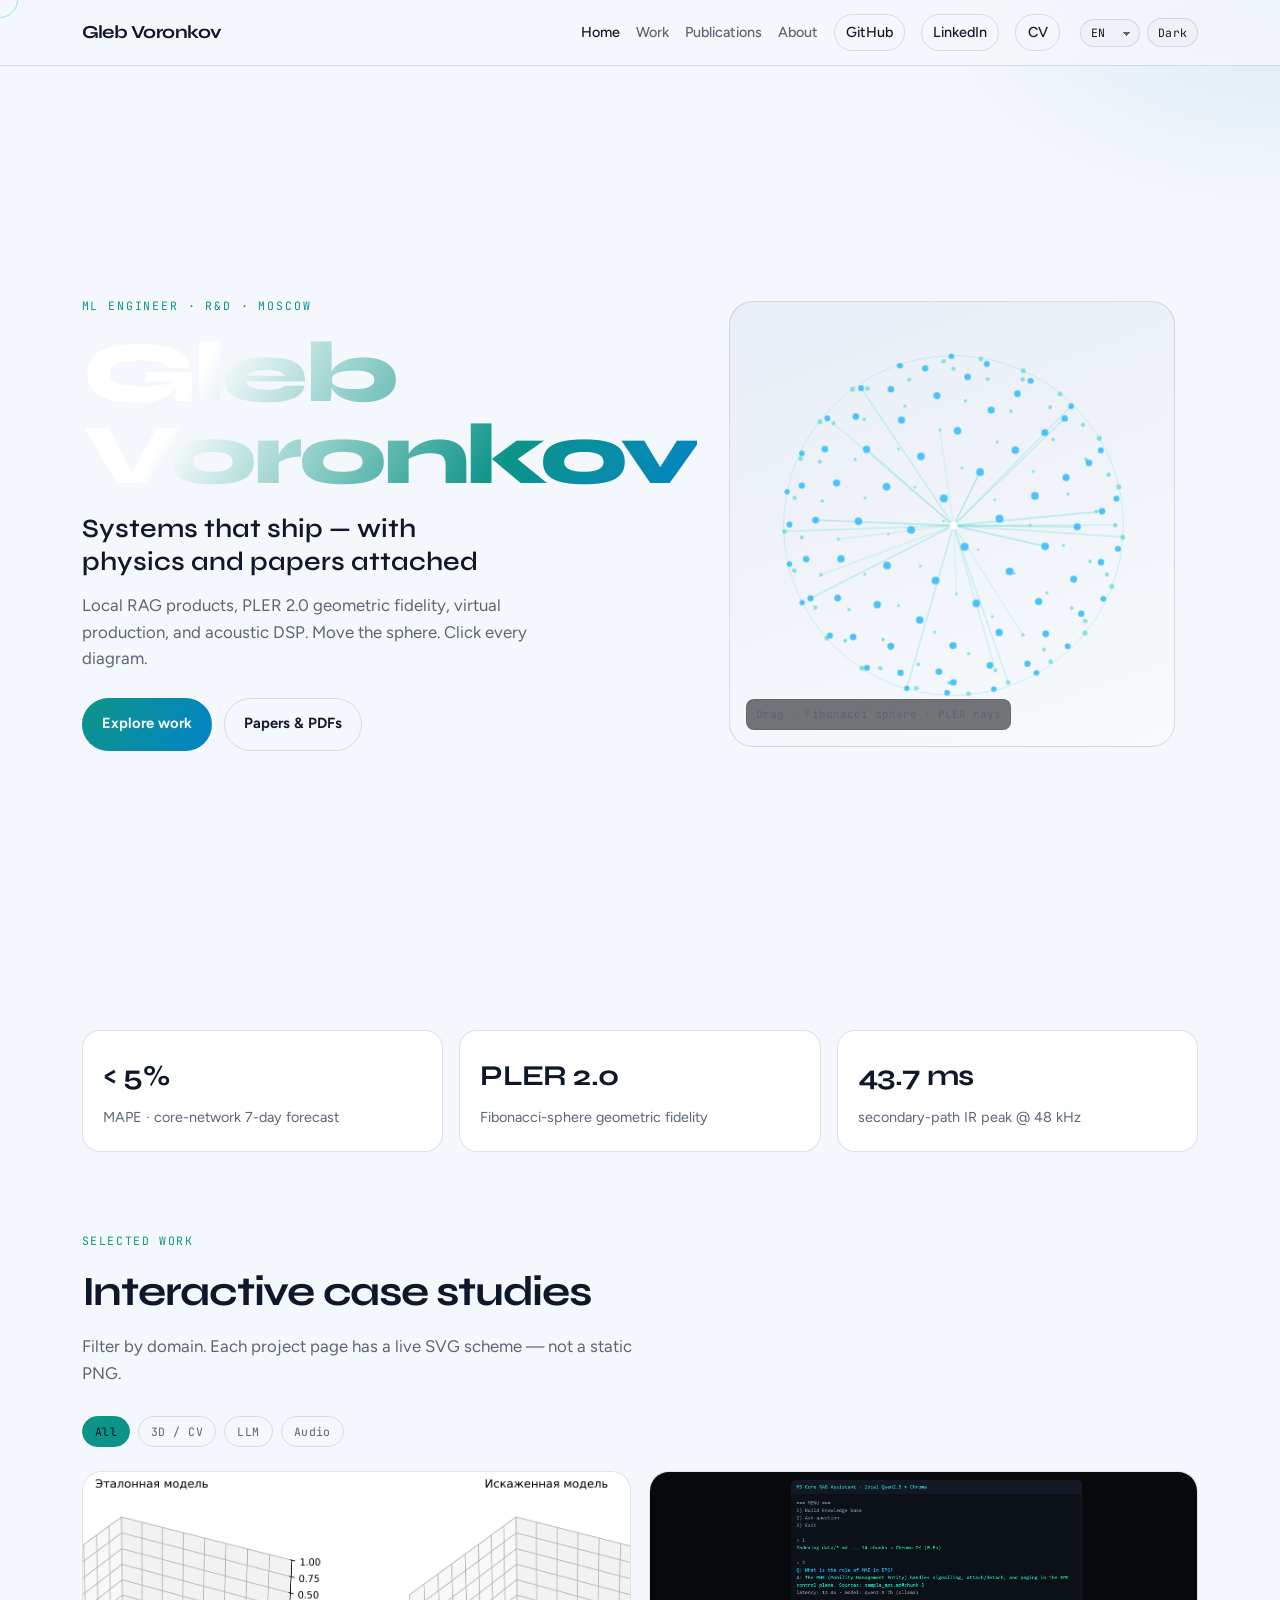
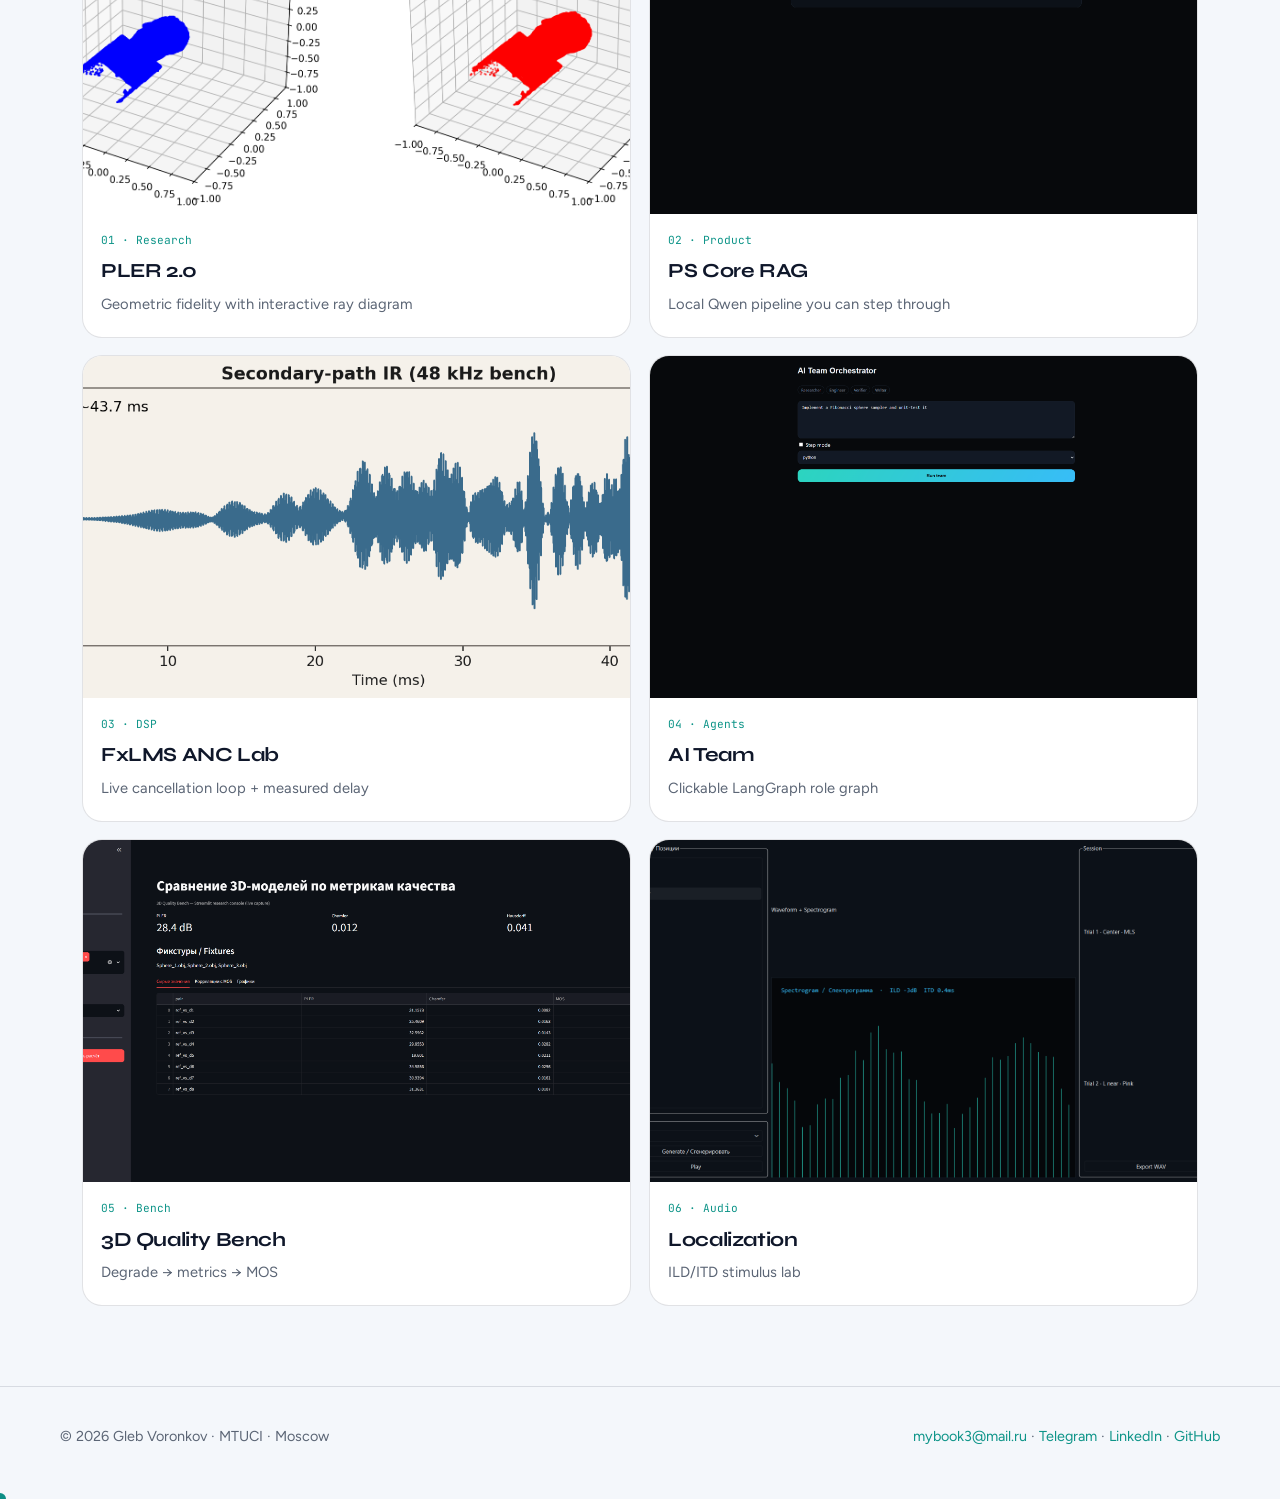
<file: index.html>
<!DOCTYPE html>
<html lang="en">
<head>
  <meta charset="UTF-8" />
  <meta name="viewport" content="width=device-width, initial-scale=1" />
  <title>Gleb Voronkov - ML Engineer</title>
  <meta name="description" content="Interactive portfolio: LLM/RAG, PLER 2.0 3D metrics, acoustic DSP." />
  <meta property="og:title" content="Gleb Voronkov - ML Engineer" />
  <meta property="og:description" content="Interactive portfolio: LLM/RAG, PLER 2.0 3D metrics, acoustic DSP." />
  <meta property="og:image" content="https://glebvoronkov03.github.io/gleb-web-portfolio/assets/covers/hero-cover.png" />
  <meta property="og:type" content="website" />
  <link rel="icon" href="favicon.svg" type="image/svg+xml" />
  <link rel="preconnect" href="https://fonts.googleapis.com" />
  <link rel="preconnect" href="https://fonts.gstatic.com" crossorigin />
  <link href="https://fonts.googleapis.com/css2?family=Figtree:wght@400;500;600;700&family=JetBrains+Mono:wght@400;500&family=Syne:wght@600;700;800&display=swap" rel="stylesheet" />
  <link rel="stylesheet" href="styles.css" />
  <script>
    (function () {
      try {
        var t = localStorage.getItem("gv-theme");
        if (t !== "light" && t !== "dark") {
          t = matchMedia("(prefers-color-scheme: light)").matches ? "light" : "dark";
        }
        document.documentElement.setAttribute("data-theme", t);
        var l = localStorage.getItem("gv-lang") || "en";
        document.documentElement.setAttribute("lang", l === "zh" ? "zh-CN" : l);
      } catch (e) {}
    })();
  </script>
</head>
<body>
<header class="site-header">
  <nav class="nav">
    <a class="nav-brand" href="index.html">Gleb Voronkov</a>
    <div class="nav-links">
      <a href="index.html" data-nav="home" data-i18n="nav.home">Home</a>
      <a href="projects/index.html" data-nav="work" data-i18n="nav.work">Work</a>
      <a href="publications.html" data-nav="pubs" data-i18n="nav.pubs">Publications</a>
      <a href="about.html" data-nav="about" data-i18n="nav.about">About</a>
      <a class="ext" href="https://github.com/GlebVoronkov03" target="_blank" rel="noopener">GitHub</a>
      <a class="ext" href="https://www.linkedin.com/in/glebvoronkov/" target="_blank" rel="noopener">LinkedIn</a>
      <a class="cv" href="assets/Gleb_Voronkov_CV_AI_Telecom_EN.pdf" download data-i18n="nav.cv">CV</a>
    </div>
  </nav>
</header>
<section class="hero">
  <div class="hero-copy">
    <p class="eyebrow" data-i18n="home.eyebrow">ML Engineer · R&amp;D · Moscow</p>
    <p class="brand">Gleb Voronkov</p>
    <h1 data-i18n="home.h1">Systems that ship - with physics and papers attached</h1>
    <p class="lead" data-i18n="home.lead">Local RAG products, PLER 2.0 geometric fidelity, virtual production, and acoustic DSP. Move the sphere. Click every diagram.</p>
    <div class="cta">
      <a class="btn btn-primary" href="projects/index.html" data-i18n="home.ctaWork">Explore work</a>
      <a class="btn btn-ghost" href="publications.html" data-i18n="home.ctaPubs">Papers &amp; PDFs</a>
    </div>
  </div>
  <div class="hero-stage" id="hero-canvas">
    <span class="hint" data-i18n="home.hint">Drag · Fibonacci sphere · PLER rays</span>
  </div>
</section>

<section class="wrap">
  <div class="proof reveal">
    <div class="proof-item"><strong>&lt; 5%</strong><span data-i18n="home.m1">MAPE · core-network 7-day forecast</span></div>
    <div class="proof-item"><strong>PLER 2.0</strong><span data-i18n="home.m2">Fibonacci-sphere geometric fidelity</span></div>
    <div class="proof-item"><strong>43.7 ms</strong><span data-i18n="home.m3">secondary-path IR peak @ 48 kHz</span></div>
  </div>
</section>

<section class="wrap" style="padding-top:1rem">
  <p class="section-kicker" data-i18n="home.kicker">Selected work</p>
  <h2 class="section-title" data-i18n="home.title">Interactive case studies</h2>
  <p class="section-sub" data-i18n="home.sub">Filter by domain. Each project page has a live SVG scheme - not a static PNG.</p>
  <div class="filters">
    <button class="filter-btn active" data-filter="all" type="button" data-i18n="filter.all">All</button>
    <button class="filter-btn" data-filter="3d" type="button" data-i18n="filter.3d">3D / CV</button>
    <button class="filter-btn" data-filter="llm" type="button" data-i18n="filter.llm">LLM</button>
    <button class="filter-btn" data-filter="audio" type="button" data-i18n="filter.audio">Audio</button>
  </div>
  <div class="work-grid">
    <a class="work-card reveal" data-tags="3d" href="projects/pler.html">
      <img src="assets/gallery/pler/01-comparison.png" alt="PLER" />
      <div class="body"><p class="num">01 · Research</p><h3>PLER 2.0</h3><p data-i18n="card.pler">Geometric fidelity with interactive ray diagram</p></div>
    </a>
    <a class="work-card reveal" data-tags="llm" href="projects/rag.html">
      <img src="assets/gallery/rag/01-ui.png" alt="RAG" />
      <div class="body"><p class="num">02 · Product</p><h3>PS Core RAG</h3><p data-i18n="card.rag">Local Qwen pipeline you can step through</p></div>
    </a>
    <a class="work-card reveal" data-tags="audio" href="projects/anc.html">
      <img src="assets/gallery/anc/01-ir.png" alt="ANC" />
      <div class="body"><p class="num">03 · DSP</p><h3>FxLMS ANC Lab</h3><p data-i18n="card.anc">Live cancellation loop + measured delay</p></div>
    </a>
    <a class="work-card reveal" data-tags="llm" href="projects/ai-team.html">
      <img src="assets/gallery/ai-team/01-ui.png" alt="Agents" />
      <div class="body"><p class="num">04 · Agents</p><h3>AI Team</h3><p data-i18n="card.agents">Clickable LangGraph role graph</p></div>
    </a>
    <a class="work-card reveal" data-tags="3d" href="projects/bench.html">
      <img src="assets/gallery/bench/06-ui.png" alt="Bench" />
      <div class="body"><p class="num">05 · Bench</p><h3>3D Quality Bench</h3><p data-i18n="card.bench">Degrade → metrics → MOS</p></div>
    </a>
    <a class="work-card reveal" data-tags="audio" href="projects/acoustic.html">
      <img src="assets/gallery/acoustic/01-ui.png" alt="Acoustic" />
      <div class="body"><p class="num">06 · Audio</p><h3>Localization</h3><p data-i18n="card.acoustic">ILD/ITD stimulus lab</p></div>
    </a>
  </div>
</section>
<footer class="site-footer"><div class="wrap">
  <div>© 2026 Gleb Voronkov · MTUCI · Moscow</div>
  <div><a href="mailto:mybook3@mail.ru">mybook3@mail.ru</a> · <a href="https://t.me/Gleb_Voronkov">Telegram</a> · <a href="https://www.linkedin.com/in/glebvoronkov/" target="_blank" rel="noopener">LinkedIn</a> · <a href="https://github.com/GlebVoronkov03">GitHub</a></div>
</div></footer>
<script src="i18n.js"></script>
<script src="app.js"></script>
</body></html>
</file>
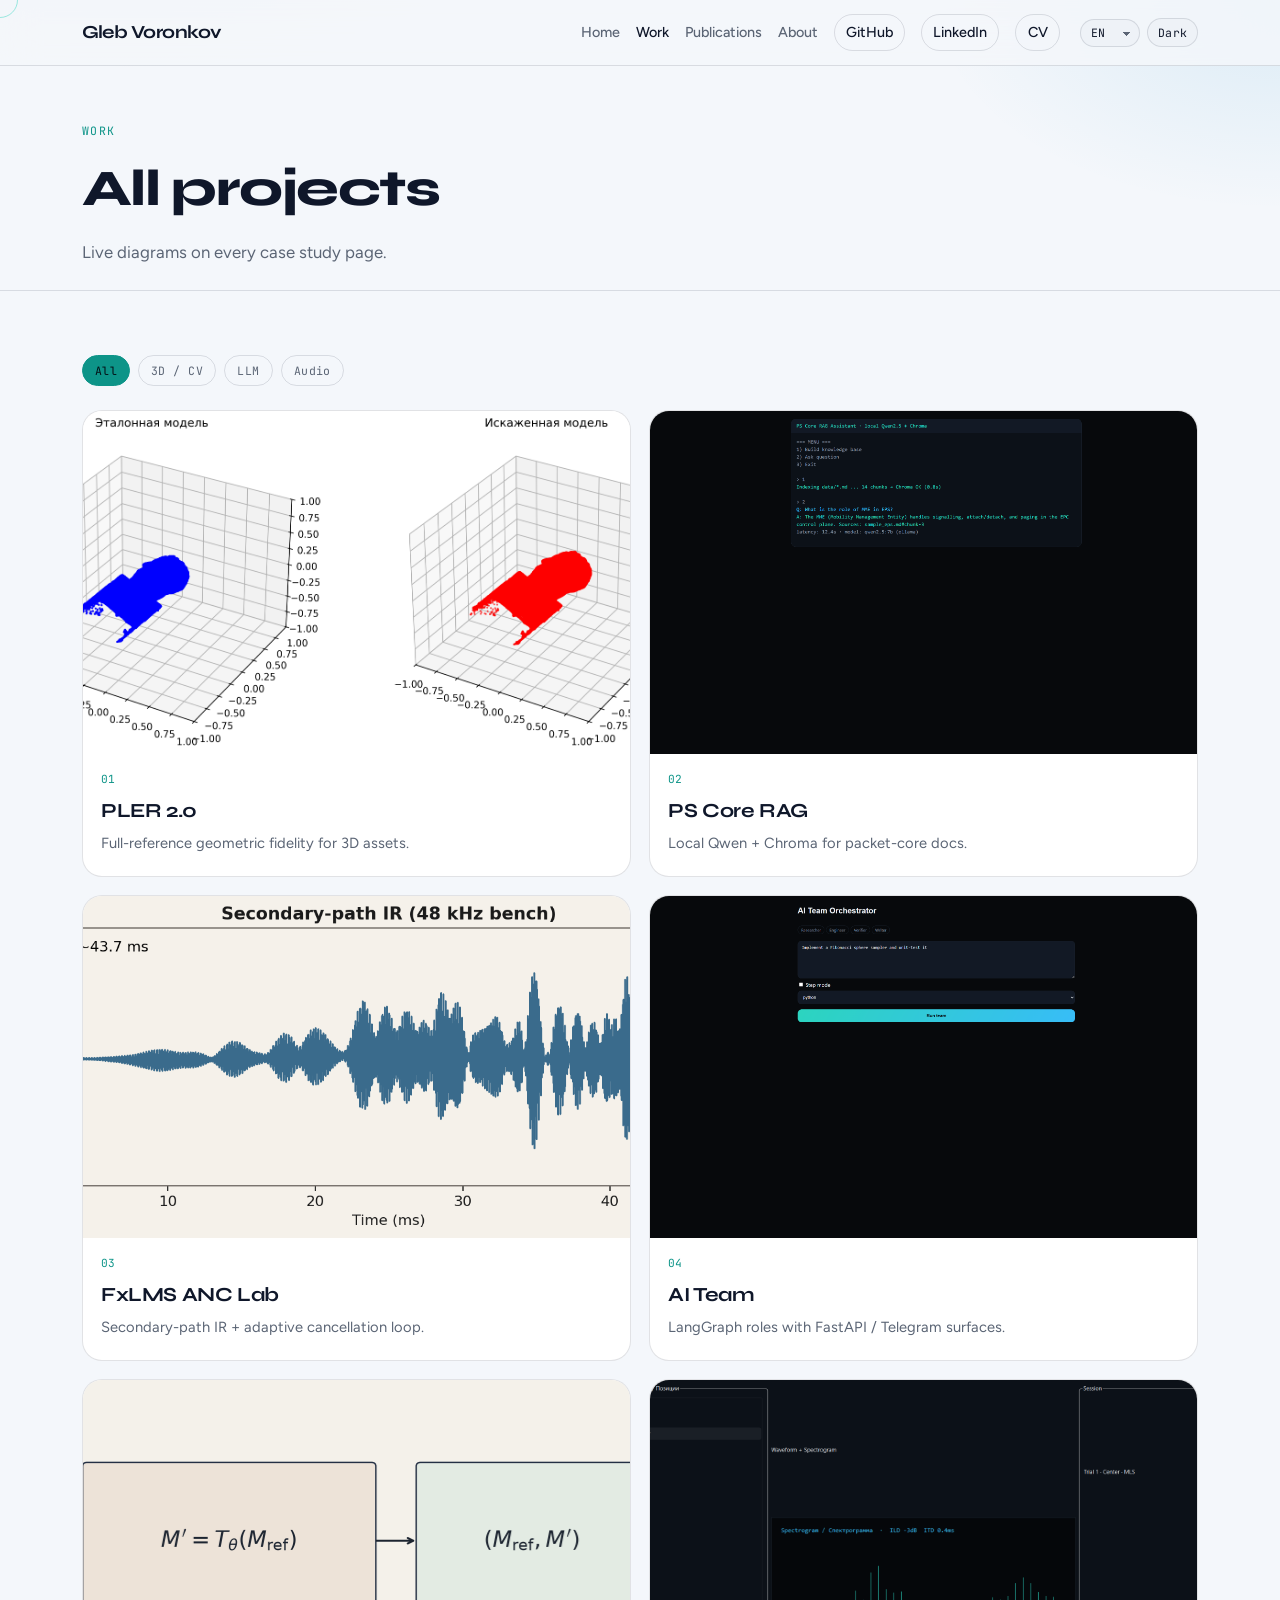
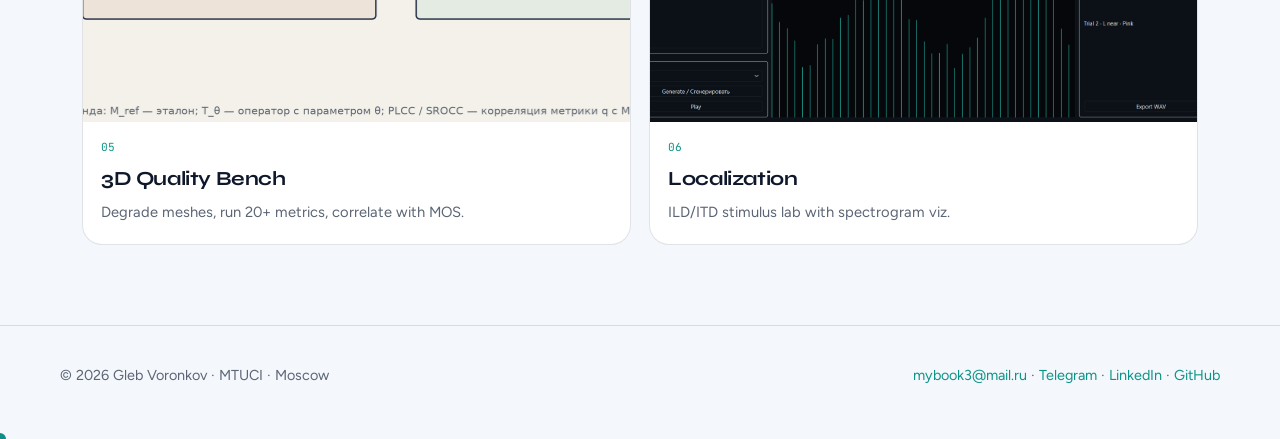
<file: projects/index.html>
<!DOCTYPE html>
<html lang="en">
<head>
  <meta charset="UTF-8" />
  <meta name="viewport" content="width=device-width, initial-scale=1" />
  <title>Work — Gleb Voronkov</title>
  <meta name="description" content="All interactive case studies" />
  <meta property="og:title" content="Work — Gleb Voronkov" />
  <meta property="og:description" content="All interactive case studies" />
  <meta property="og:image" content="https://glebvoronkov03.github.io/gleb-web-portfolio/assets/covers/hero-cover.png" />
  <meta property="og:type" content="website" />
  <link rel="icon" href="../favicon.svg" type="image/svg+xml" />
  <link rel="preconnect" href="https://fonts.googleapis.com" />
  <link rel="preconnect" href="https://fonts.gstatic.com" crossorigin />
  <link href="https://fonts.googleapis.com/css2?family=Figtree:wght@400;500;600;700&family=JetBrains+Mono:wght@400;500&family=Syne:wght@600;700;800&display=swap" rel="stylesheet" />
  <link rel="stylesheet" href="../styles.css" />
  <script>
    (function () {
      try {
        var t = localStorage.getItem("gv-theme");
        if (t !== "light" && t !== "dark") {
          t = matchMedia("(prefers-color-scheme: light)").matches ? "light" : "dark";
        }
        document.documentElement.setAttribute("data-theme", t);
        var l = localStorage.getItem("gv-lang") || "en";
        document.documentElement.setAttribute("lang", l === "zh" ? "zh-CN" : l);
      } catch (e) {}
    })();
  </script>
</head>
<body>
<header class="site-header">
  <nav class="nav">
    <a class="nav-brand" href="../index.html">Gleb Voronkov</a>
    <div class="nav-links">
      <a href="../index.html" data-nav="home" data-i18n="nav.home">Home</a>
      <a href="../projects/index.html" data-nav="work" data-i18n="nav.work">Work</a>
      <a href="../publications.html" data-nav="pubs" data-i18n="nav.pubs">Publications</a>
      <a href="../about.html" data-nav="about" data-i18n="nav.about">About</a>
      <a class="ext" href="https://github.com/GlebVoronkov03" target="_blank" rel="noopener">GitHub</a>
      <a class="ext" href="https://www.linkedin.com/in/glebvoronkov/" target="_blank" rel="noopener">LinkedIn</a>
      <a class="cv" href="../assets/Gleb_Voronkov_CV_AI_Telecom_EN.pdf" download data-i18n="nav.cv">CV</a>
    </div>
  </nav>
</header>
<section class="page-hero"><div class="wrap">
  <p class="section-kicker" data-i18n="work.kicker">Work</p>
  <h1 data-i18n="work.h1">All projects</h1>
  <p class="tagline" data-i18n="work.tag">Live diagrams on every case study page.</p>
</div></section>
<main class="wrap">
  <div class="filters">
    <button class="filter-btn active" data-filter="all" type="button" data-i18n="filter.all">All</button>
    <button class="filter-btn" data-filter="3d" type="button" data-i18n="filter.3d">3D / CV</button>
    <button class="filter-btn" data-filter="llm" type="button" data-i18n="filter.llm">LLM</button>
    <button class="filter-btn" data-filter="audio" type="button" data-i18n="filter.audio">Audio</button>
  </div>
  <div class="work-grid">
    <a class="work-card reveal" data-tags="3d" href="pler.html">
      <img src="../assets/gallery/pler/01-comparison.png" alt="PLER 2.0" />
      <div class="body"><p class="num">01</p><h3>PLER 2.0</h3><p>Full-reference geometric fidelity for 3D assets.</p></div>
    </a>
    <a class="work-card reveal" data-tags="llm" href="rag.html">
      <img src="../assets/gallery/rag/01-ui.png" alt="PS Core RAG" />
      <div class="body"><p class="num">02</p><h3>PS Core RAG</h3><p>Local Qwen + Chroma for packet-core docs.</p></div>
    </a>
    <a class="work-card reveal" data-tags="audio" href="anc.html">
      <img src="../assets/gallery/anc/01-ir.png" alt="FxLMS ANC Lab" />
      <div class="body"><p class="num">03</p><h3>FxLMS ANC Lab</h3><p>Secondary-path IR + adaptive cancellation loop.</p></div>
    </a>
    <a class="work-card reveal" data-tags="llm" href="ai-team.html">
      <img src="../assets/gallery/ai-team/01-ui.png" alt="AI Team" />
      <div class="body"><p class="num">04</p><h3>AI Team</h3><p>LangGraph roles with FastAPI / Telegram surfaces.</p></div>
    </a>
    <a class="work-card reveal" data-tags="3d" href="bench.html">
      <img src="../assets/gallery/bench/01-principle.png" alt="3D Quality Bench" />
      <div class="body"><p class="num">05</p><h3>3D Quality Bench</h3><p>Degrade meshes, run 20+ metrics, correlate with MOS.</p></div>
    </a>
    <a class="work-card reveal" data-tags="audio" href="acoustic.html">
      <img src="../assets/gallery/acoustic/01-ui.png" alt="Localization" />
      <div class="body"><p class="num">06</p><h3>Localization</h3><p>ILD/ITD stimulus lab with spectrogram viz.</p></div>
    </a>
  </div>
</main>
<footer class="site-footer"><div class="wrap">
  <div>© 2026 Gleb Voronkov · MTUCI · Moscow</div>
  <div><a href="mailto:mybook3@mail.ru">mybook3@mail.ru</a> · <a href="https://t.me/Gleb_Voronkov">Telegram</a> · <a href="https://www.linkedin.com/in/glebvoronkov/" target="_blank" rel="noopener">LinkedIn</a> · <a href="https://github.com/GlebVoronkov03">GitHub</a></div>
</div></footer>
<script src="../i18n.js"></script>
<script src="../app.js"></script>
</body></html>
</file>
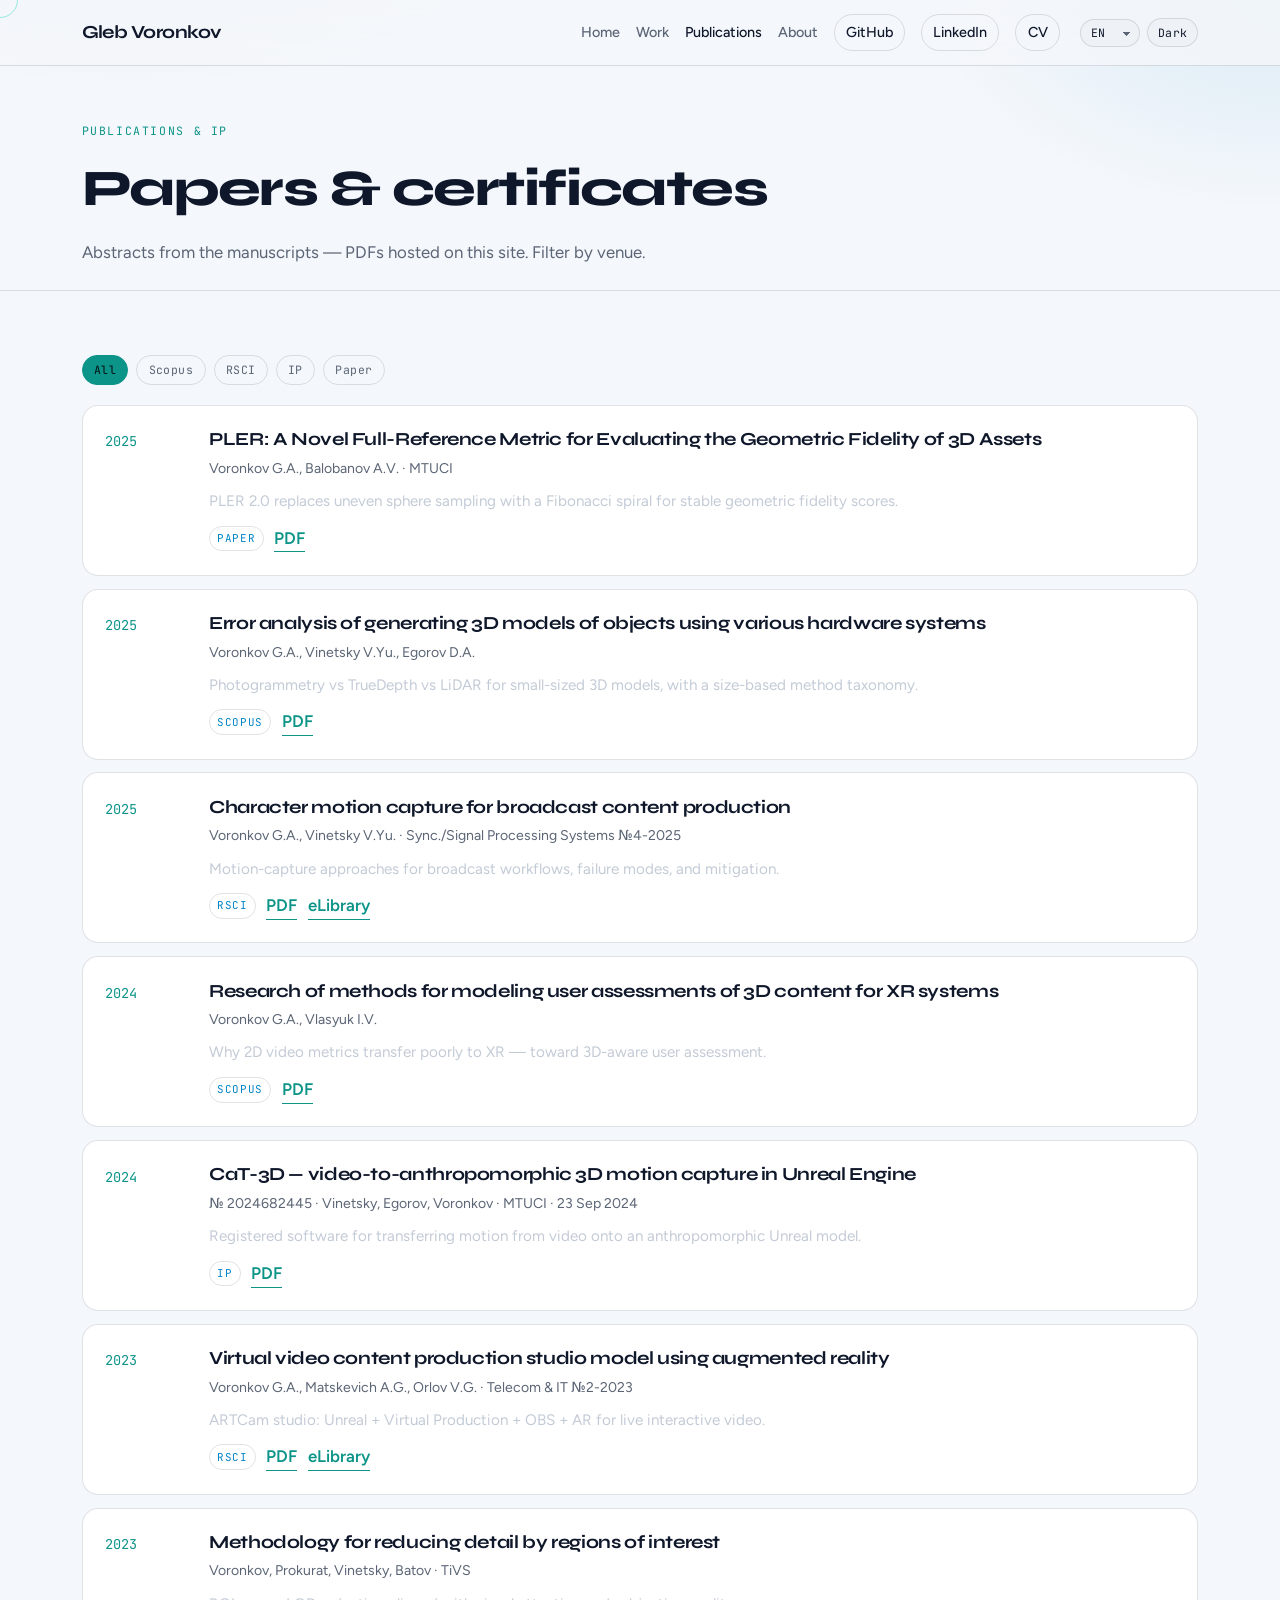
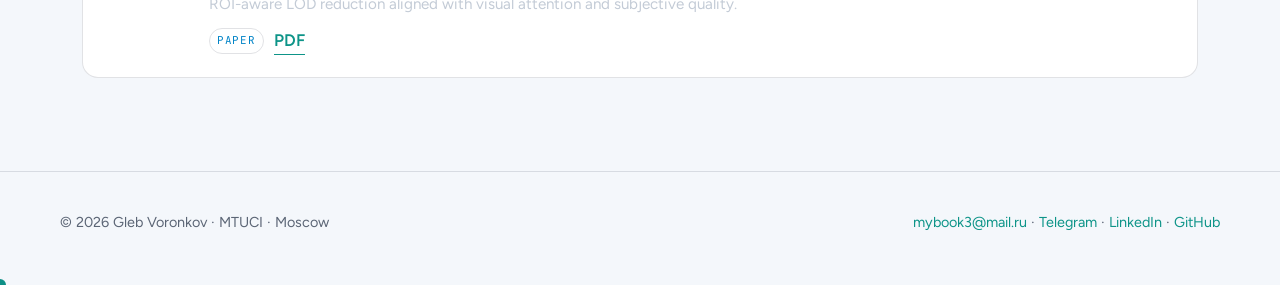
<file: publications.html>
<!DOCTYPE html>
<html lang="en">
<head>
  <meta charset="UTF-8" />
  <meta name="viewport" content="width=device-width, initial-scale=1" />
  <title>Publications — Gleb Voronkov</title>
  <meta name="description" content="Papers, Scopus/RSCI, and software IP with hosted PDFs" />
  <meta property="og:title" content="Publications — Gleb Voronkov" />
  <meta property="og:description" content="Papers, Scopus/RSCI, and software IP with hosted PDFs" />
  <meta property="og:image" content="https://glebvoronkov03.github.io/gleb-web-portfolio/assets/covers/hero-cover.png" />
  <meta property="og:type" content="website" />
  <link rel="icon" href="favicon.svg" type="image/svg+xml" />
  <link rel="preconnect" href="https://fonts.googleapis.com" />
  <link rel="preconnect" href="https://fonts.gstatic.com" crossorigin />
  <link href="https://fonts.googleapis.com/css2?family=Figtree:wght@400;500;600;700&family=JetBrains+Mono:wght@400;500&family=Syne:wght@600;700;800&display=swap" rel="stylesheet" />
  <link rel="stylesheet" href="styles.css" />
  <script>
    (function () {
      try {
        var t = localStorage.getItem("gv-theme");
        if (t !== "light" && t !== "dark") {
          t = matchMedia("(prefers-color-scheme: light)").matches ? "light" : "dark";
        }
        document.documentElement.setAttribute("data-theme", t);
        var l = localStorage.getItem("gv-lang") || "en";
        document.documentElement.setAttribute("lang", l === "zh" ? "zh-CN" : l);
      } catch (e) {}
    })();
  </script>
</head>
<body>
<header class="site-header">
  <nav class="nav">
    <a class="nav-brand" href="index.html">Gleb Voronkov</a>
    <div class="nav-links">
      <a href="index.html" data-nav="home" data-i18n="nav.home">Home</a>
      <a href="projects/index.html" data-nav="work" data-i18n="nav.work">Work</a>
      <a href="publications.html" data-nav="pubs" data-i18n="nav.pubs">Publications</a>
      <a href="about.html" data-nav="about" data-i18n="nav.about">About</a>
      <a class="ext" href="https://github.com/GlebVoronkov03" target="_blank" rel="noopener">GitHub</a>
      <a class="ext" href="https://www.linkedin.com/in/glebvoronkov/" target="_blank" rel="noopener">LinkedIn</a>
      <a class="cv" href="assets/Gleb_Voronkov_CV_AI_Telecom_EN.pdf" download data-i18n="nav.cv">CV</a>
    </div>
  </nav>
</header>
<section class="page-hero"><div class="wrap">
  <p class="section-kicker" data-i18n="pubs.kicker">Publications &amp; IP</p>
  <h1 data-i18n="pubs.h1">Papers &amp; certificates</h1>
  <p class="tagline" data-i18n="pubs.tag">Abstracts from the manuscripts — PDFs hosted on this site. Filter by venue.</p>
</div></section>
<main class="wrap">
  <div class="pub-filters" role="toolbar" aria-label="Venue filters">
    <button type="button" class="active" data-pub-filter="all" data-i18n="pubs.all">All</button>
    <button type="button" data-pub-filter="scopus" data-i18n="pubs.scopus">Scopus</button>
    <button type="button" data-pub-filter="rsci" data-i18n="pubs.rsci">RSCI</button>
    <button type="button" data-pub-filter="ip" data-i18n="pubs.ip">IP</button>
    <button type="button" data-pub-filter="paper" data-i18n="pubs.paper">Paper</button>
  </div>
  <article class="pub reveal" data-venue="paper">
    <div class="pdf-preview" aria-hidden="true"><iframe src="assets/papers/pler-geometric-fidelity.pdf#page=1" loading="lazy" title="PDF preview"></iframe></div>
    <div class="pub-year">2025</div>
    <div>
      <h2 class="pub-title">PLER: A Novel Full-Reference Metric for Evaluating the Geometric Fidelity of 3D Assets</h2>
      <p class="pub-meta">Voronkov G.A., Balobanov A.V. · MTUCI</p>
      <p class="pub-abs">PLER 2.0 replaces uneven sphere sampling with a Fibonacci spiral for stable geometric fidelity scores.</p>
      <div class="pub-actions"><span class="venue">Paper</span><a class="text-link" style="border-bottom:1px solid currentColor;font-weight:600" href="assets/papers/pler-geometric-fidelity.pdf" target="_blank" rel="noopener">PDF</a></div>
    </div>
  </article>
  <article class="pub reveal" data-venue="scopus">
    <div class="pdf-preview" aria-hidden="true"><iframe src="assets/papers/error-analysis-3d-hardware.pdf#page=1" loading="lazy" title="PDF preview"></iframe></div>
    <div class="pub-year">2025</div>
    <div>
      <h2 class="pub-title">Error analysis of generating 3D models of objects using various hardware systems</h2>
      <p class="pub-meta">Voronkov G.A., Vinetsky V.Yu., Egorov D.A.</p>
      <p class="pub-abs">Photogrammetry vs TrueDepth vs LiDAR for small-sized 3D models, with a size-based method taxonomy.</p>
      <div class="pub-actions"><span class="venue">Scopus</span><a class="text-link" style="border-bottom:1px solid currentColor;font-weight:600" href="assets/papers/error-analysis-3d-hardware.pdf" target="_blank" rel="noopener">PDF</a></div>
    </div>
  </article>
  <article class="pub reveal" data-venue="rsci">
    <div class="pdf-preview" aria-hidden="true"><iframe src="assets/papers/motion-capture-broadcast.pdf#page=1" loading="lazy" title="PDF preview"></iframe></div>
    <div class="pub-year">2025</div>
    <div>
      <h2 class="pub-title">Character motion capture for broadcast content production</h2>
      <p class="pub-meta">Voronkov G.A., Vinetsky V.Yu. · Sync./Signal Processing Systems №4-2025</p>
      <p class="pub-abs">Motion-capture approaches for broadcast workflows, failure modes, and mitigation.</p>
      <div class="pub-actions"><span class="venue">RSCI</span><a class="text-link" style="border-bottom:1px solid currentColor;font-weight:600" href="assets/papers/motion-capture-broadcast.pdf" target="_blank" rel="noopener">PDF</a><a class="text-link" style="border-bottom:1px solid currentColor;font-weight:600" href="https://elibrary.ru/item.asp?id=81321441" target="_blank" rel="noopener">eLibrary</a></div>
    </div>
  </article>
  <article class="pub reveal" data-venue="scopus">
    <div class="pdf-preview" aria-hidden="true"><iframe src="assets/papers/user-assessments-3d-xr.pdf#page=1" loading="lazy" title="PDF preview"></iframe></div>
    <div class="pub-year">2024</div>
    <div>
      <h2 class="pub-title">Research of methods for modeling user assessments of 3D content for XR systems</h2>
      <p class="pub-meta">Voronkov G.A., Vlasyuk I.V.</p>
      <p class="pub-abs">Why 2D video metrics transfer poorly to XR — toward 3D-aware user assessment.</p>
      <div class="pub-actions"><span class="venue">Scopus</span><a class="text-link" style="border-bottom:1px solid currentColor;font-weight:600" href="assets/papers/user-assessments-3d-xr.pdf" target="_blank" rel="noopener">PDF</a></div>
    </div>
  </article>
  <article class="pub reveal" data-venue="ip">
    <div class="pdf-preview" aria-hidden="true"><iframe src="assets/papers/certificate-cat3d-2024682445.pdf#page=1" loading="lazy" title="PDF preview"></iframe></div>
    <div class="pub-year">2024</div>
    <div>
      <h2 class="pub-title">CaT-3D — video-to-anthropomorphic 3D motion capture in Unreal Engine</h2>
      <p class="pub-meta">№ 2024682445 · Vinetsky, Egorov, Voronkov · MTUCI · 23 Sep 2024</p>
      <p class="pub-abs">Registered software for transferring motion from video onto an anthropomorphic Unreal model.</p>
      <div class="pub-actions"><span class="venue">IP</span><a class="text-link" style="border-bottom:1px solid currentColor;font-weight:600" href="assets/papers/certificate-cat3d-2024682445.pdf" target="_blank" rel="noopener">PDF</a></div>
    </div>
  </article>
  <article class="pub reveal" data-venue="rsci">
    <div class="pdf-preview" aria-hidden="true"><iframe src="assets/papers/virtual-studio-ar-tit.pdf#page=1" loading="lazy" title="PDF preview"></iframe></div>
    <div class="pub-year">2023</div>
    <div>
      <h2 class="pub-title">Virtual video content production studio model using augmented reality</h2>
      <p class="pub-meta">Voronkov G.A., Matskevich A.G., Orlov V.G. · Telecom & IT №2-2023</p>
      <p class="pub-abs">ARTCam studio: Unreal + Virtual Production + OBS + AR for live interactive video.</p>
      <div class="pub-actions"><span class="venue">RSCI</span><a class="text-link" style="border-bottom:1px solid currentColor;font-weight:600" href="assets/papers/virtual-studio-ar-tit.pdf" target="_blank" rel="noopener">PDF</a><a class="text-link" style="border-bottom:1px solid currentColor;font-weight:600" href="https://elibrary.ru/item.asp?id=59693847" target="_blank" rel="noopener">eLibrary</a></div>
    </div>
  </article>
  <article class="pub reveal" data-venue="paper">
    <div class="pdf-preview" aria-hidden="true"><iframe src="assets/papers/roi-detail-reduction.pdf#page=1" loading="lazy" title="PDF preview"></iframe></div>
    <div class="pub-year">2023</div>
    <div>
      <h2 class="pub-title">Methodology for reducing detail by regions of interest</h2>
      <p class="pub-meta">Voronkov, Prokurat, Vinetsky, Batov · TiVS</p>
      <p class="pub-abs">ROI-aware LOD reduction aligned with visual attention and subjective quality.</p>
      <div class="pub-actions"><span class="venue">Paper</span><a class="text-link" style="border-bottom:1px solid currentColor;font-weight:600" href="assets/papers/roi-detail-reduction.pdf" target="_blank" rel="noopener">PDF</a></div>
    </div>
  </article>
</main>
<footer class="site-footer"><div class="wrap">
  <div>© 2026 Gleb Voronkov · MTUCI · Moscow</div>
  <div><a href="mailto:mybook3@mail.ru">mybook3@mail.ru</a> · <a href="https://t.me/Gleb_Voronkov">Telegram</a> · <a href="https://www.linkedin.com/in/glebvoronkov/" target="_blank" rel="noopener">LinkedIn</a> · <a href="https://github.com/GlebVoronkov03">GitHub</a></div>
</div></footer>
<script src="i18n.js"></script>
<script src="app.js"></script>
</body></html>
</file>
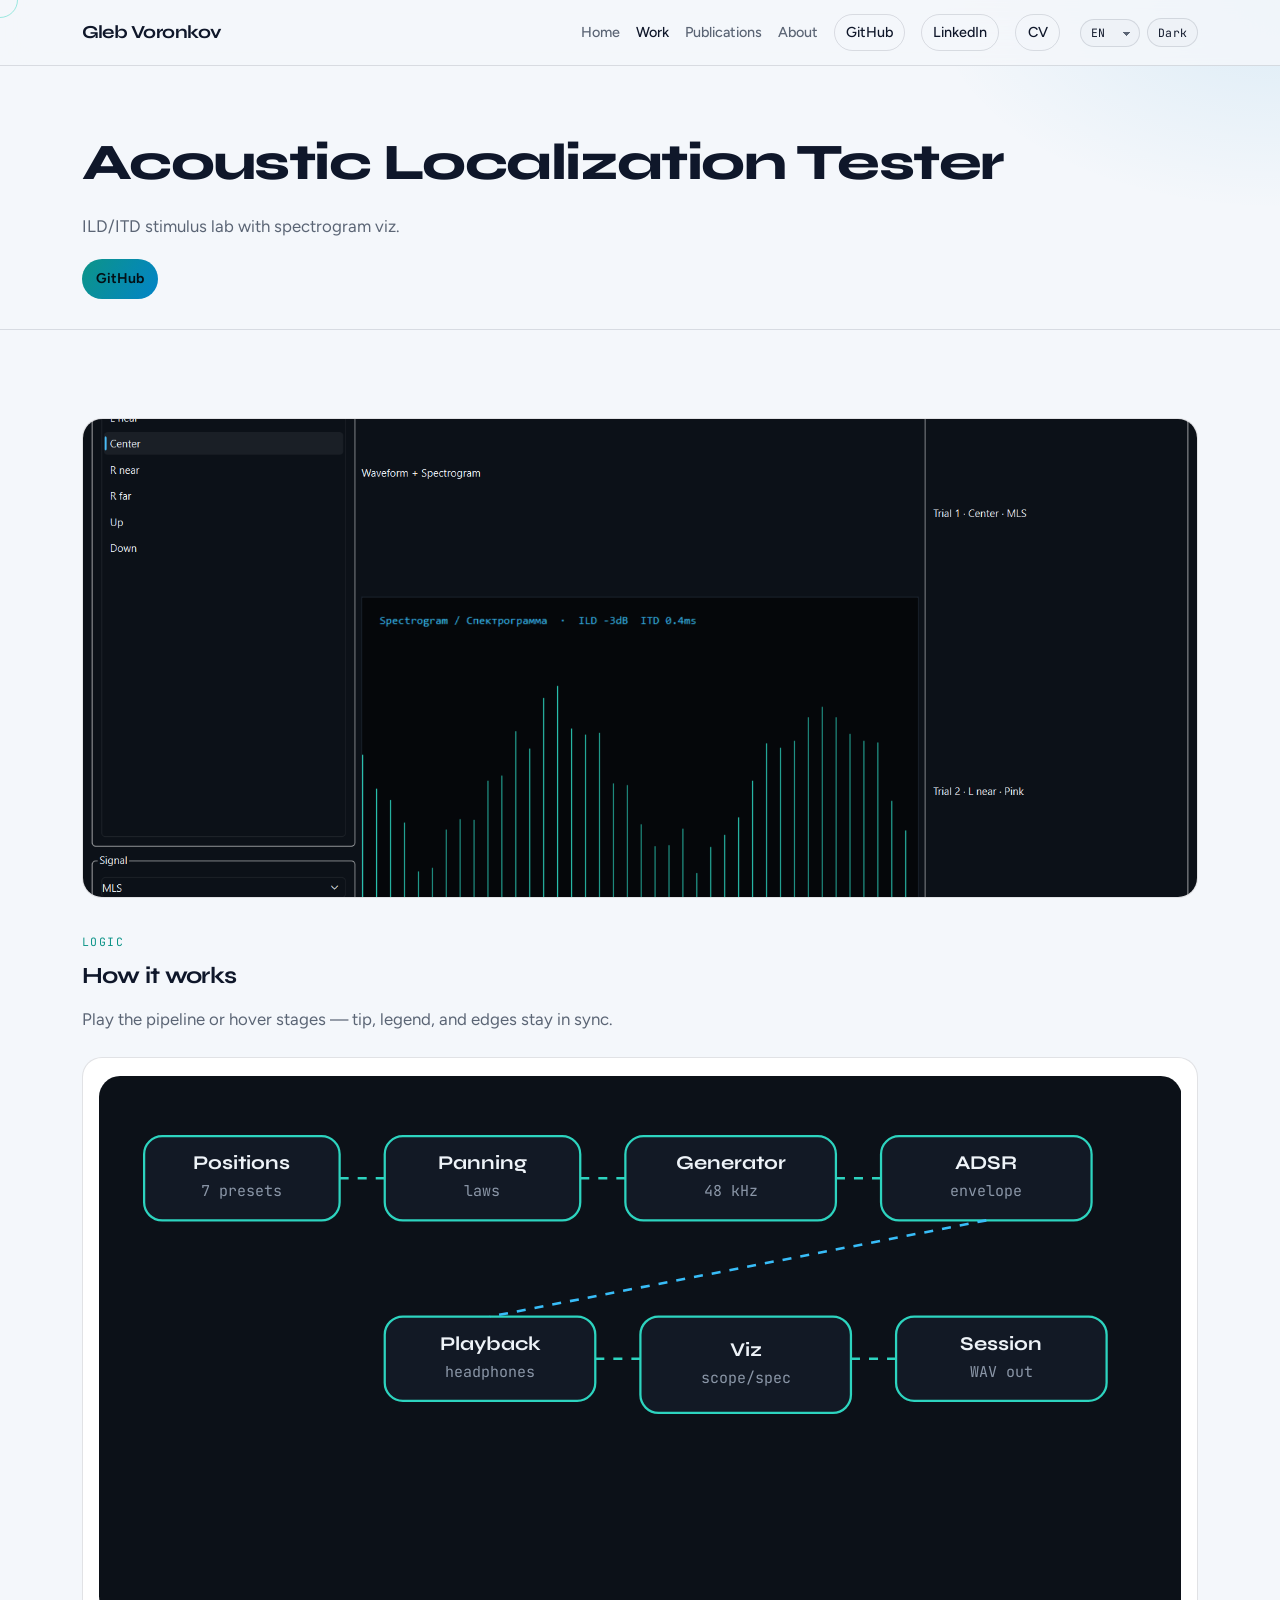
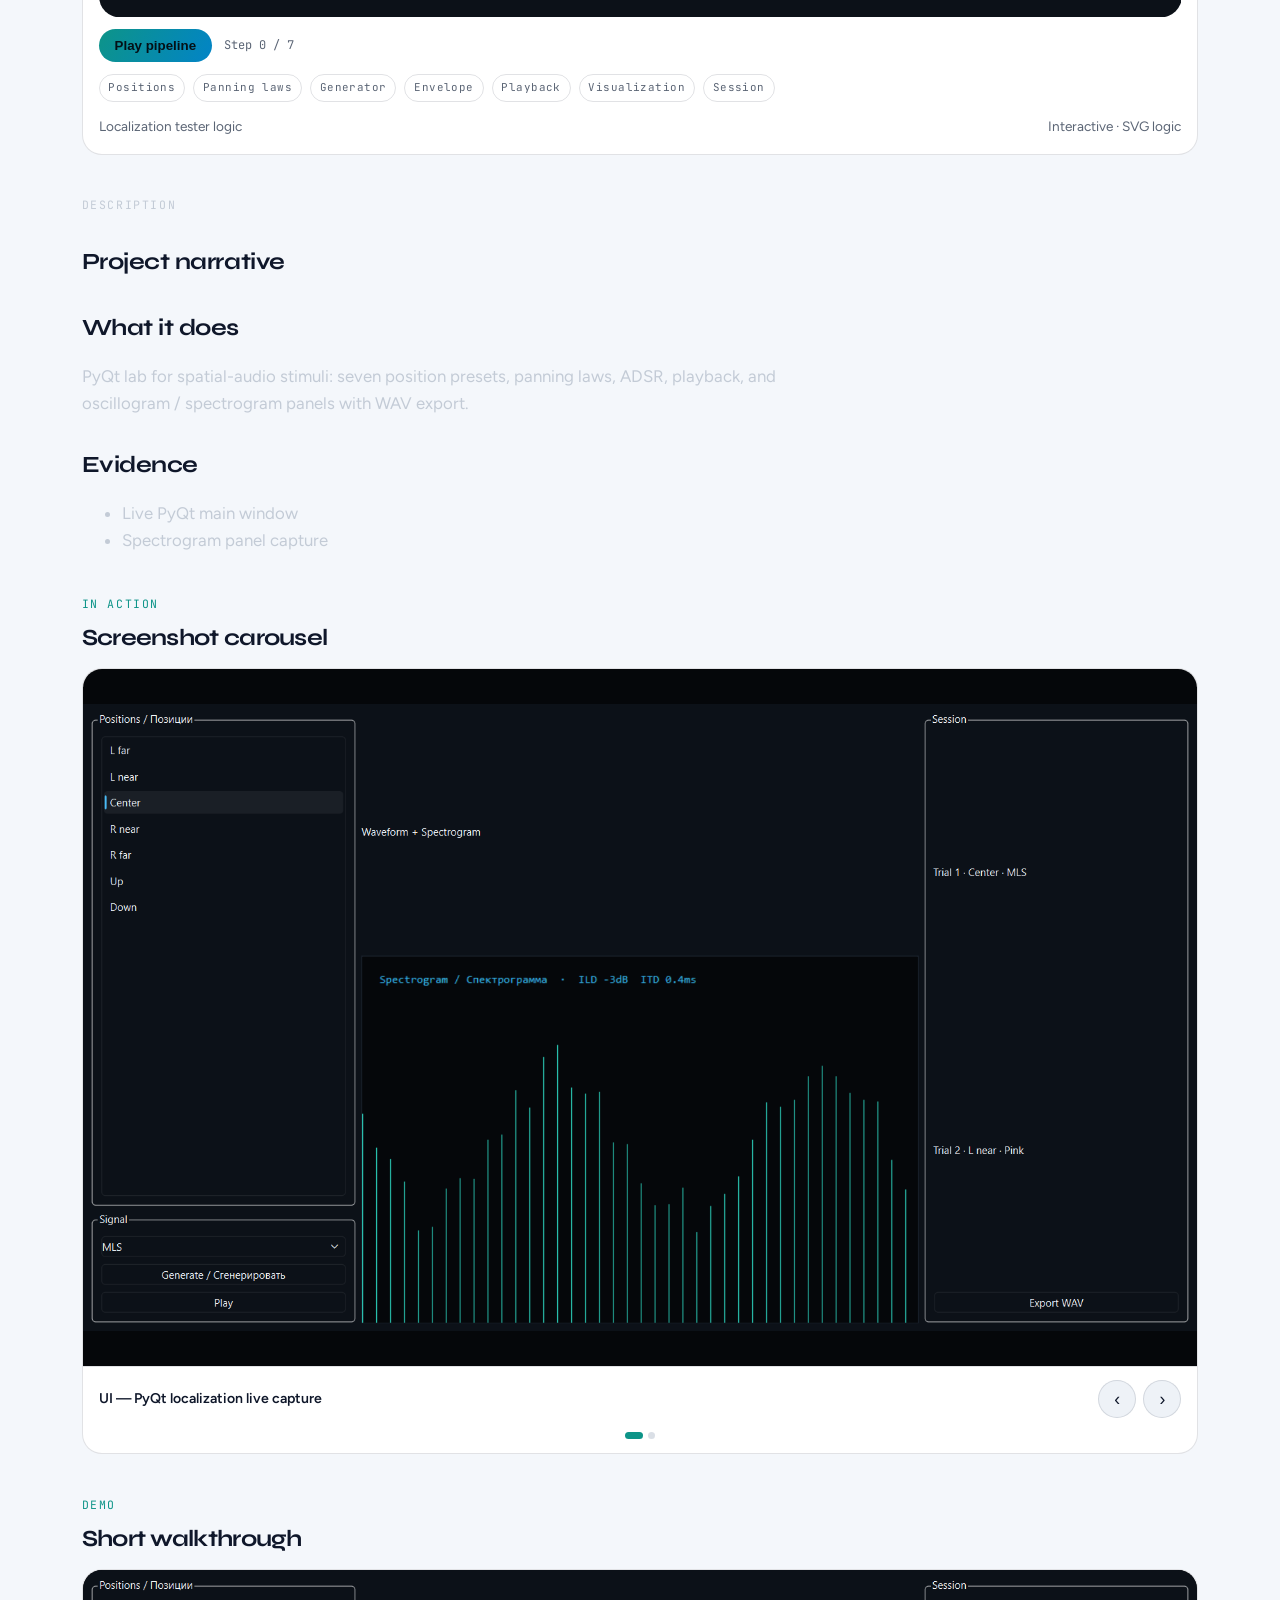
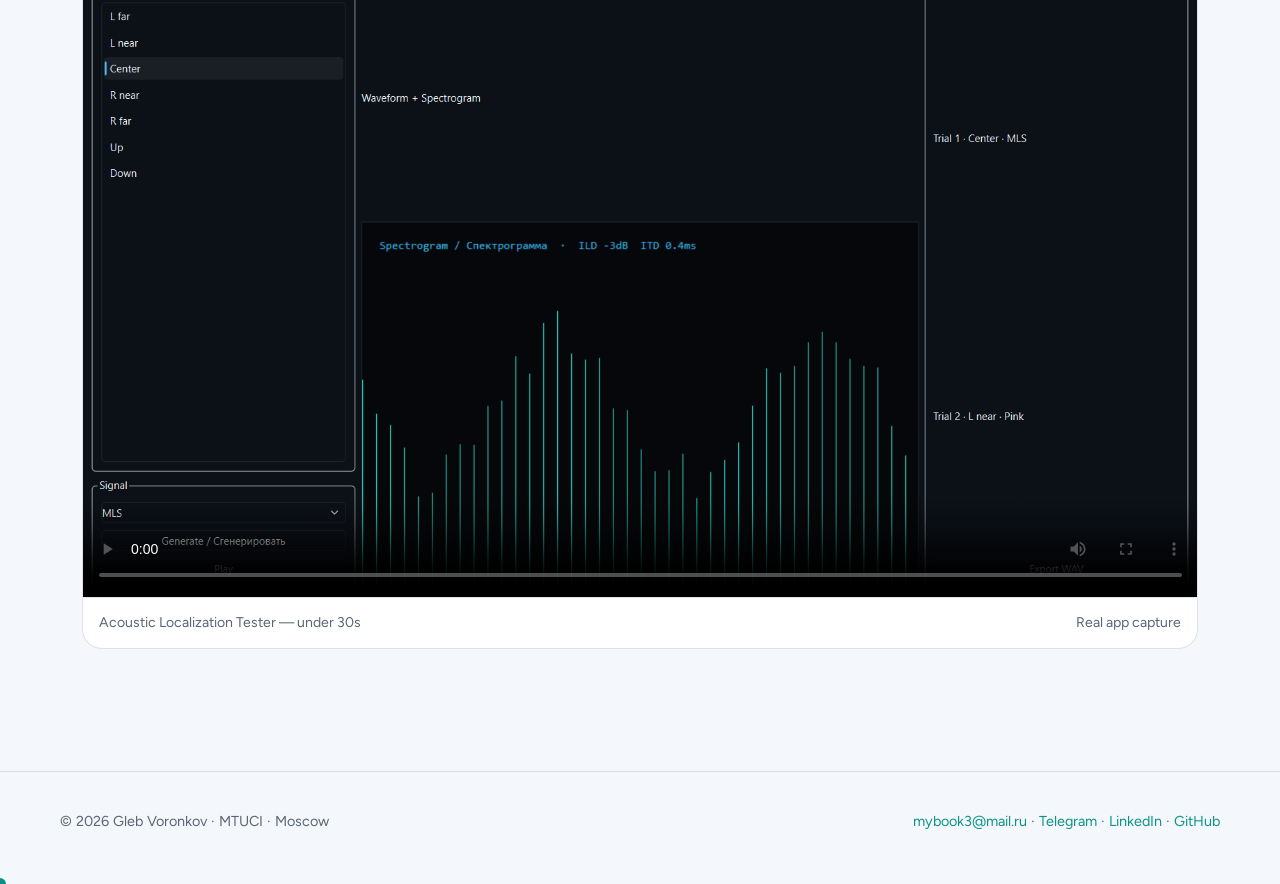
<file: projects/acoustic.html>
<!DOCTYPE html>
<html lang="en">
<head>
  <meta charset="UTF-8" />
  <meta name="viewport" content="width=device-width, initial-scale=1" />
  <title>Acoustic Localization Tester — Gleb Voronkov</title>
  <meta name="description" content="ILD/ITD stimulus lab with spectrogram viz." />
  <meta property="og:title" content="Acoustic Localization Tester — Gleb Voronkov" />
  <meta property="og:description" content="ILD/ITD stimulus lab with spectrogram viz." />
  <meta property="og:image" content="https://glebvoronkov03.github.io/gleb-web-portfolio/assets/gallery/acoustic/01-ui.png" />
  <meta property="og:type" content="website" />
  <link rel="icon" href="../favicon.svg" type="image/svg+xml" />
  <link rel="preconnect" href="https://fonts.googleapis.com" />
  <link rel="preconnect" href="https://fonts.gstatic.com" crossorigin />
  <link href="https://fonts.googleapis.com/css2?family=Figtree:wght@400;500;600;700&family=JetBrains+Mono:wght@400;500&family=Syne:wght@600;700;800&display=swap" rel="stylesheet" />
  <link rel="stylesheet" href="../styles.css" />
  <script>
    (function () {
      try {
        var t = localStorage.getItem("gv-theme");
        if (t !== "light" && t !== "dark") {
          t = matchMedia("(prefers-color-scheme: light)").matches ? "light" : "dark";
        }
        document.documentElement.setAttribute("data-theme", t);
        var l = localStorage.getItem("gv-lang") || "en";
        document.documentElement.setAttribute("lang", l === "zh" ? "zh-CN" : l);
      } catch (e) {}
    })();
  </script>
</head>
<body>
<header class="site-header">
  <nav class="nav">
    <a class="nav-brand" href="../index.html">Gleb Voronkov</a>
    <div class="nav-links">
      <a href="../index.html" data-nav="home" data-i18n="nav.home">Home</a>
      <a href="../projects/index.html" data-nav="work" data-i18n="nav.work">Work</a>
      <a href="../publications.html" data-nav="pubs" data-i18n="nav.pubs">Publications</a>
      <a href="../about.html" data-nav="about" data-i18n="nav.about">About</a>
      <a class="ext" href="https://github.com/GlebVoronkov03" target="_blank" rel="noopener">GitHub</a>
      <a class="ext" href="https://www.linkedin.com/in/glebvoronkov/" target="_blank" rel="noopener">LinkedIn</a>
      <a class="cv" href="../assets/Gleb_Voronkov_CV_AI_Telecom_EN.pdf" download data-i18n="nav.cv">CV</a>
    </div>
  </nav>
</header>
<section class="page-hero"><div class="wrap">
  <h1>Acoustic Localization Tester</h1>
  <p class="tagline">ILD/ITD stimulus lab with spectrogram viz.</p>
  <div class="link-row"><a class="chip-link" href="https://github.com/GlebVoronkov03/acoustic-localization-tester" target="_blank" rel="noopener">GitHub</a></div>
</div></section>
<main class="wrap">
  <div class="cover-band reveal"><img src="../assets/gallery/acoustic/01-ui.png" alt="" /></div>
  <section class="section-block">
    <p class="section-kicker" data-i18n="proj.logic">Logic</p>
    <h2 class="section-title" data-i18n="proj.how">How it works</h2>
    <p class="section-sub" style="margin-bottom:1rem" data-i18n="proj.howSub">Play the pipeline or hover stages — tip, legend, and edges stay in sync.</p>
    <div data-diagram="acoustic" data-detailed="1"></div>
  </section>
  <section class="section-block prose reveal">
    <p class="section-kicker" data-i18n="proj.desc">Description</p>
    <h2 class="section-title" data-i18n="proj.narrative">Project narrative</h2>
    <h2>What it does</h2>
<p>PyQt lab for spatial-audio stimuli: seven position presets, panning laws, ADSR, playback, and oscillogram / spectrogram panels with WAV export.</p>
<h2>Evidence</h2>
<ul><li>Live PyQt main window</li><li>Spectrogram panel capture</li></ul>
  </section>
  <section class="section-block reveal">
    <p class="section-kicker" data-i18n="proj.action">In action</p>
    <h2 class="section-title" data-i18n="proj.carousel">Screenshot carousel</h2>
    <div class="carousel" data-carousel data-captions='["UI — PyQt localization live capture", "UI — spectrogram panel"]'>
      <div class="carousel-viewport"><div class="carousel-track"><div class="carousel-slide"><img src="../assets/gallery/acoustic/01-ui.png" alt="UI — PyQt localization live capture" loading="lazy" /></div><div class="carousel-slide"><img src="../assets/gallery/acoustic/03-spectrogram.png" alt="UI — spectrogram panel" loading="lazy" /></div></div></div>
      <div class="carousel-caption"><strong data-cap>UI — PyQt localization live capture</strong>
        <div class="carousel-nav">
          <button class="carousel-btn" type="button" data-prev aria-label="Previous">‹</button>
          <button class="carousel-btn" type="button" data-next aria-label="Next">›</button>
        </div>
      </div>
      <div class="carousel-dots"><button type="button" data-dot="0" aria-label="Slide 1" class="active"></button><button type="button" data-dot="1" aria-label="Slide 2"></button></div>
    </div>
  </section>

  <section class="section-block reveal">
    <p class="section-kicker" data-i18n="proj.demo">Demo</p>
    <h2 class="section-title" data-i18n="proj.walk">Short walkthrough</h2>
    <div class="demo-video">
      <video controls playsinline preload="metadata" poster="../assets/gallery/acoustic/01-ui.png">
        <source src="../assets/videos/acoustic-demo.mp4" type="video/mp4" />
      </video>
      <div class="meta">
        <span>Acoustic Localization Tester  — <span data-i18n="proj.under30">under 30s</span></span>
        <span data-i18n="proj.real">Real app capture</span>
      </div>
    </div>
  </section>

</main>
<footer class="site-footer"><div class="wrap">
  <div>© 2026 Gleb Voronkov · MTUCI · Moscow</div>
  <div><a href="mailto:mybook3@mail.ru">mybook3@mail.ru</a> · <a href="https://t.me/Gleb_Voronkov">Telegram</a> · <a href="https://www.linkedin.com/in/glebvoronkov/" target="_blank" rel="noopener">LinkedIn</a> · <a href="https://github.com/GlebVoronkov03">GitHub</a></div>
</div></footer>
<script src="../i18n.js"></script>
<script src="../app.js"></script>
</body></html>
</file>
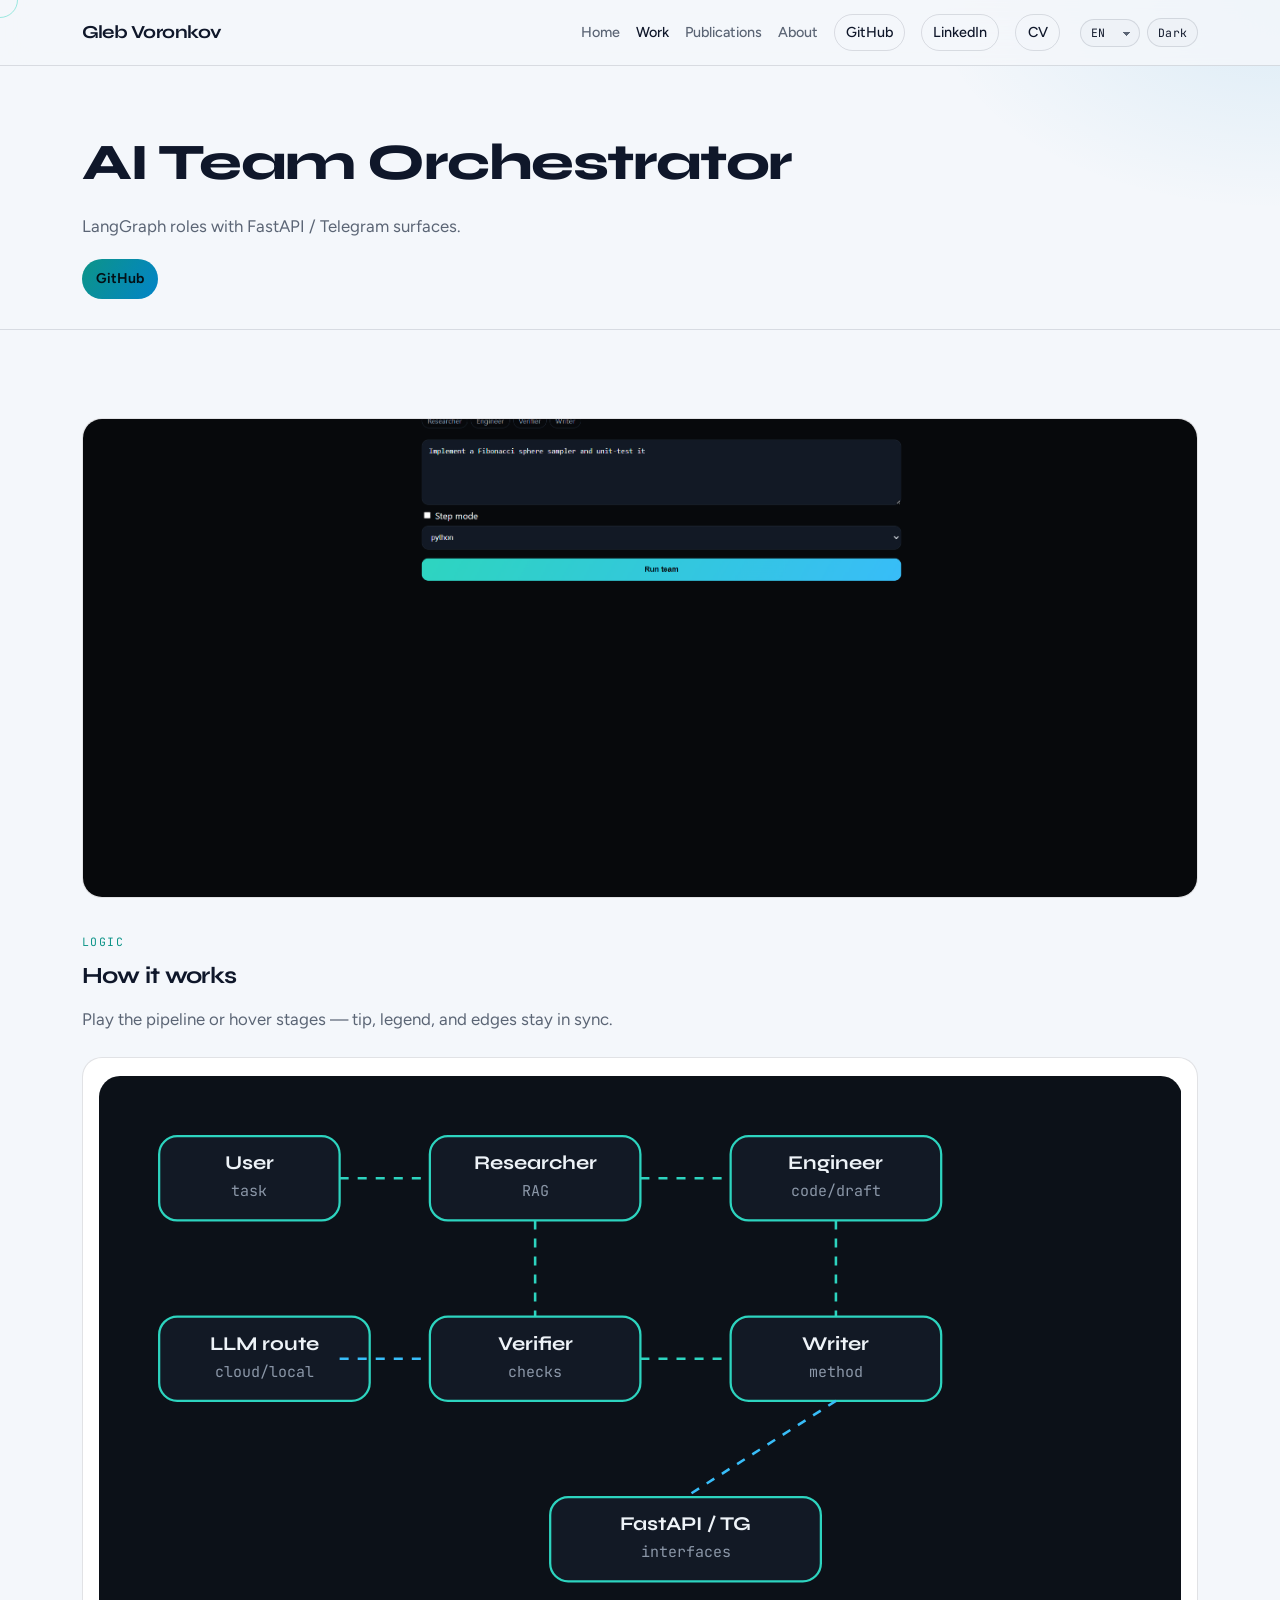
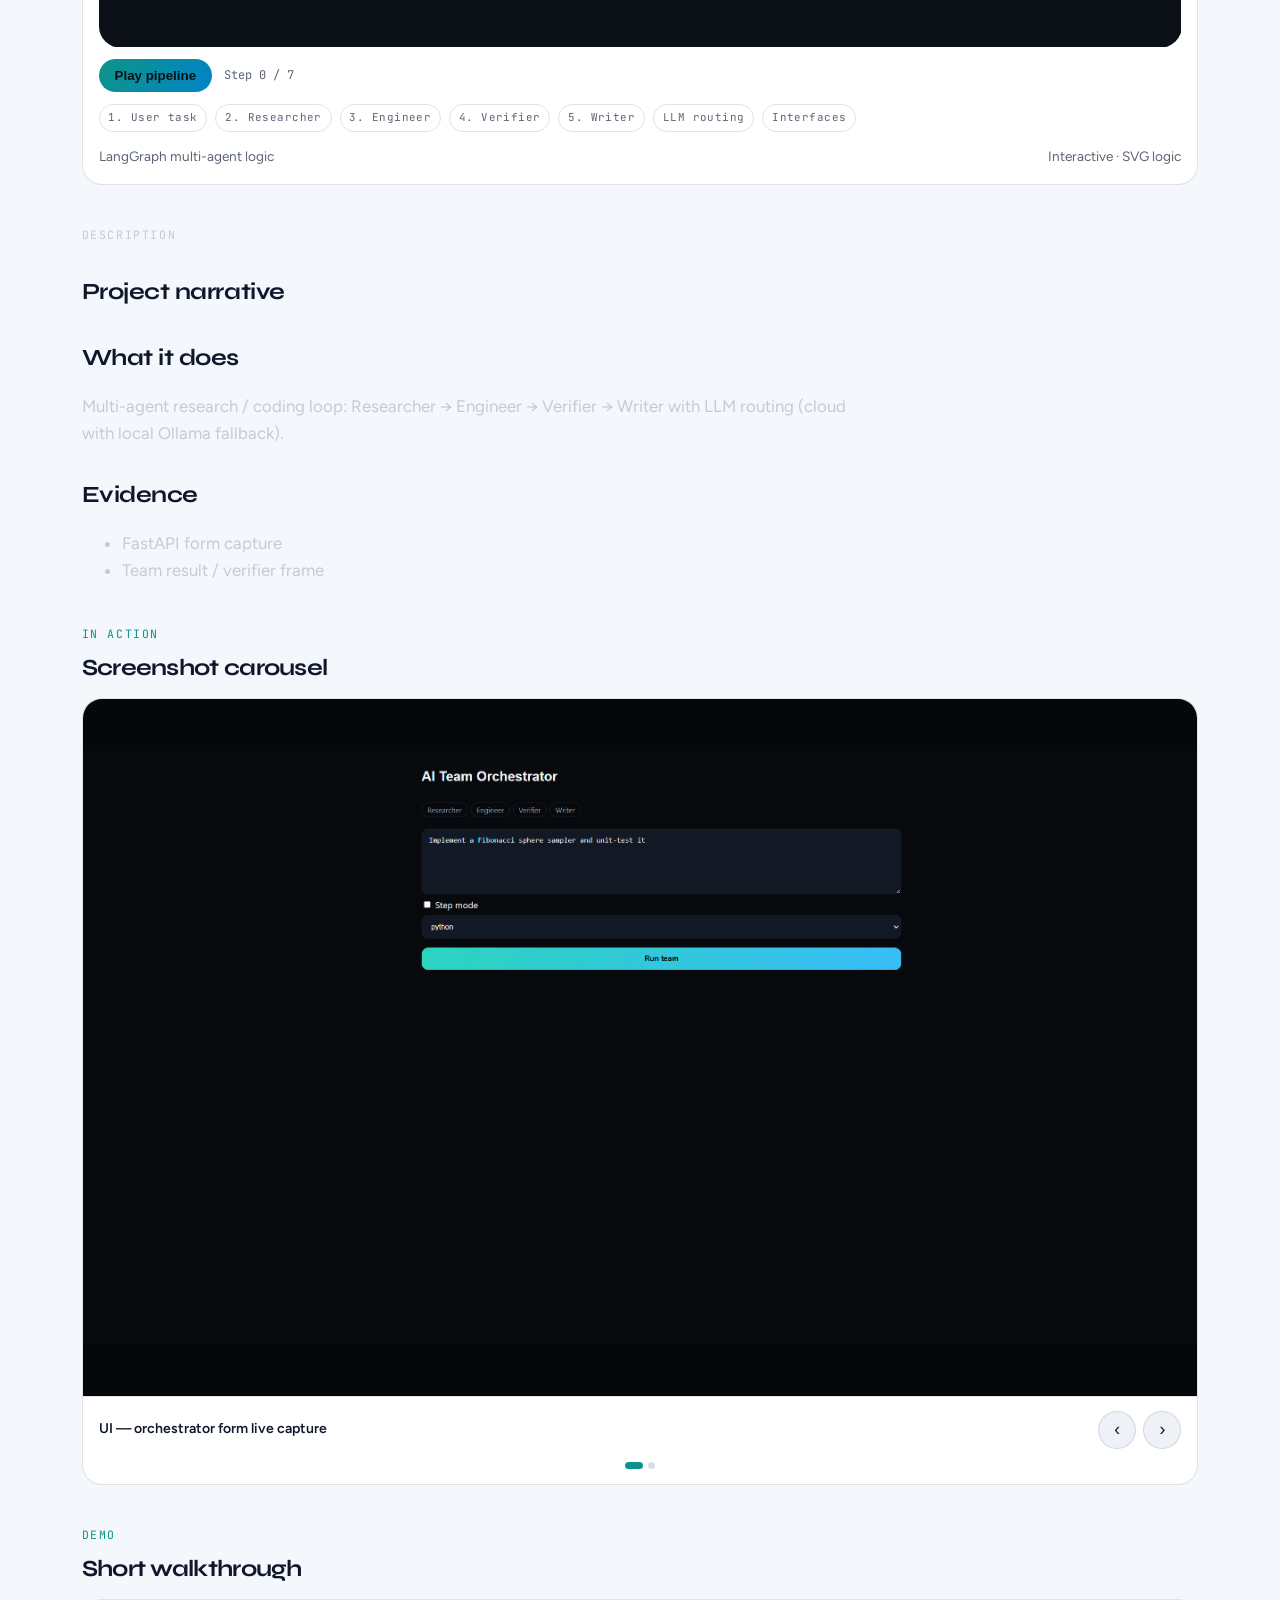
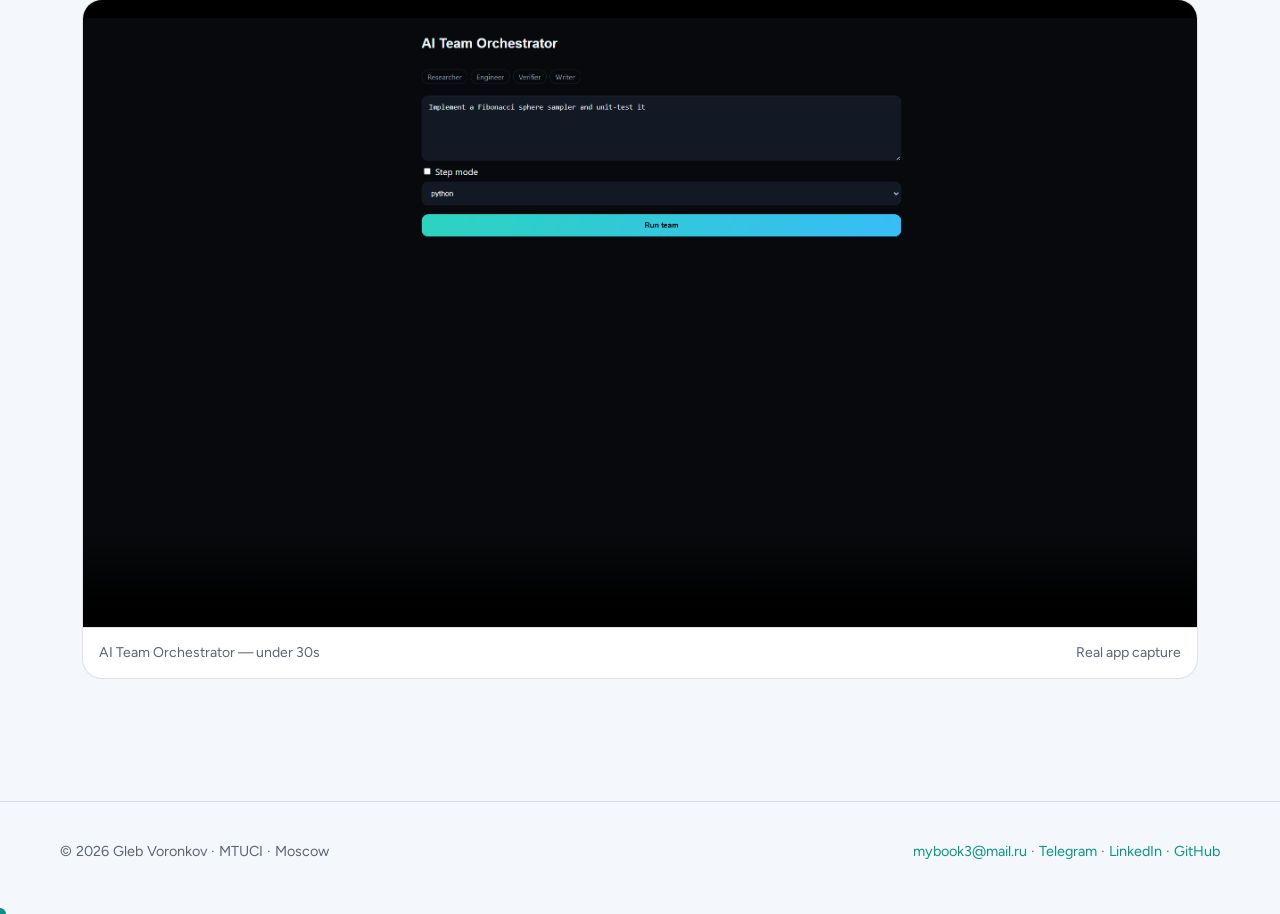
<file: projects/ai-team.html>
<!DOCTYPE html>
<html lang="en">
<head>
  <meta charset="UTF-8" />
  <meta name="viewport" content="width=device-width, initial-scale=1" />
  <title>AI Team Orchestrator — Gleb Voronkov</title>
  <meta name="description" content="LangGraph roles with FastAPI / Telegram surfaces." />
  <meta property="og:title" content="AI Team Orchestrator — Gleb Voronkov" />
  <meta property="og:description" content="LangGraph roles with FastAPI / Telegram surfaces." />
  <meta property="og:image" content="https://glebvoronkov03.github.io/gleb-web-portfolio/assets/gallery/ai-team/01-ui.png" />
  <meta property="og:type" content="website" />
  <link rel="icon" href="../favicon.svg" type="image/svg+xml" />
  <link rel="preconnect" href="https://fonts.googleapis.com" />
  <link rel="preconnect" href="https://fonts.gstatic.com" crossorigin />
  <link href="https://fonts.googleapis.com/css2?family=Figtree:wght@400;500;600;700&family=JetBrains+Mono:wght@400;500&family=Syne:wght@600;700;800&display=swap" rel="stylesheet" />
  <link rel="stylesheet" href="../styles.css" />
  <script>
    (function () {
      try {
        var t = localStorage.getItem("gv-theme");
        if (t !== "light" && t !== "dark") {
          t = matchMedia("(prefers-color-scheme: light)").matches ? "light" : "dark";
        }
        document.documentElement.setAttribute("data-theme", t);
        var l = localStorage.getItem("gv-lang") || "en";
        document.documentElement.setAttribute("lang", l === "zh" ? "zh-CN" : l);
      } catch (e) {}
    })();
  </script>
</head>
<body>
<header class="site-header">
  <nav class="nav">
    <a class="nav-brand" href="../index.html">Gleb Voronkov</a>
    <div class="nav-links">
      <a href="../index.html" data-nav="home" data-i18n="nav.home">Home</a>
      <a href="../projects/index.html" data-nav="work" data-i18n="nav.work">Work</a>
      <a href="../publications.html" data-nav="pubs" data-i18n="nav.pubs">Publications</a>
      <a href="../about.html" data-nav="about" data-i18n="nav.about">About</a>
      <a class="ext" href="https://github.com/GlebVoronkov03" target="_blank" rel="noopener">GitHub</a>
      <a class="ext" href="https://www.linkedin.com/in/glebvoronkov/" target="_blank" rel="noopener">LinkedIn</a>
      <a class="cv" href="../assets/Gleb_Voronkov_CV_AI_Telecom_EN.pdf" download data-i18n="nav.cv">CV</a>
    </div>
  </nav>
</header>
<section class="page-hero"><div class="wrap">
  <h1>AI Team Orchestrator</h1>
  <p class="tagline">LangGraph roles with FastAPI / Telegram surfaces.</p>
  <div class="link-row"><a class="chip-link" href="https://github.com/GlebVoronkov03/ai-team-orchestrator" target="_blank" rel="noopener">GitHub</a></div>
</div></section>
<main class="wrap">
  <div class="cover-band reveal"><img src="../assets/gallery/ai-team/01-ui.png" alt="" /></div>
  <section class="section-block">
    <p class="section-kicker" data-i18n="proj.logic">Logic</p>
    <h2 class="section-title" data-i18n="proj.how">How it works</h2>
    <p class="section-sub" style="margin-bottom:1rem" data-i18n="proj.howSub">Play the pipeline or hover stages — tip, legend, and edges stay in sync.</p>
    <div data-diagram="agents" data-detailed="1"></div>
  </section>
  <section class="section-block prose reveal">
    <p class="section-kicker" data-i18n="proj.desc">Description</p>
    <h2 class="section-title" data-i18n="proj.narrative">Project narrative</h2>
    <h2>What it does</h2>
<p>Multi-agent research / coding loop: Researcher → Engineer → Verifier → Writer with LLM routing (cloud with local Ollama fallback).</p>
<h2>Evidence</h2>
<ul><li>FastAPI form capture</li><li>Team result / verifier frame</li></ul>
  </section>
  <section class="section-block reveal">
    <p class="section-kicker" data-i18n="proj.action">In action</p>
    <h2 class="section-title" data-i18n="proj.carousel">Screenshot carousel</h2>
    <div class="carousel" data-carousel data-captions='["UI — orchestrator form live capture", "UI — team result live capture"]'>
      <div class="carousel-viewport"><div class="carousel-track"><div class="carousel-slide"><img src="../assets/gallery/ai-team/01-ui.png" alt="UI — orchestrator form live capture" loading="lazy" /></div><div class="carousel-slide"><img src="../assets/gallery/ai-team/03-verify.png" alt="UI — team result live capture" loading="lazy" /></div></div></div>
      <div class="carousel-caption"><strong data-cap>UI — orchestrator form live capture</strong>
        <div class="carousel-nav">
          <button class="carousel-btn" type="button" data-prev aria-label="Previous">‹</button>
          <button class="carousel-btn" type="button" data-next aria-label="Next">›</button>
        </div>
      </div>
      <div class="carousel-dots"><button type="button" data-dot="0" aria-label="Slide 1" class="active"></button><button type="button" data-dot="1" aria-label="Slide 2"></button></div>
    </div>
  </section>

  <section class="section-block reveal">
    <p class="section-kicker" data-i18n="proj.demo">Demo</p>
    <h2 class="section-title" data-i18n="proj.walk">Short walkthrough</h2>
    <div class="demo-video">
      <video controls playsinline preload="metadata" poster="../assets/gallery/ai-team/01-ui.png">
        <source src="../assets/videos/ai-team-demo.mp4" type="video/mp4" />
      </video>
      <div class="meta">
        <span>AI Team Orchestrator  — <span data-i18n="proj.under30">under 30s</span></span>
        <span data-i18n="proj.real">Real app capture</span>
      </div>
    </div>
  </section>

</main>
<footer class="site-footer"><div class="wrap">
  <div>© 2026 Gleb Voronkov · MTUCI · Moscow</div>
  <div><a href="mailto:mybook3@mail.ru">mybook3@mail.ru</a> · <a href="https://t.me/Gleb_Voronkov">Telegram</a> · <a href="https://www.linkedin.com/in/glebvoronkov/" target="_blank" rel="noopener">LinkedIn</a> · <a href="https://github.com/GlebVoronkov03">GitHub</a></div>
</div></footer>
<script src="../i18n.js"></script>
<script src="../app.js"></script>
</body></html>
</file>
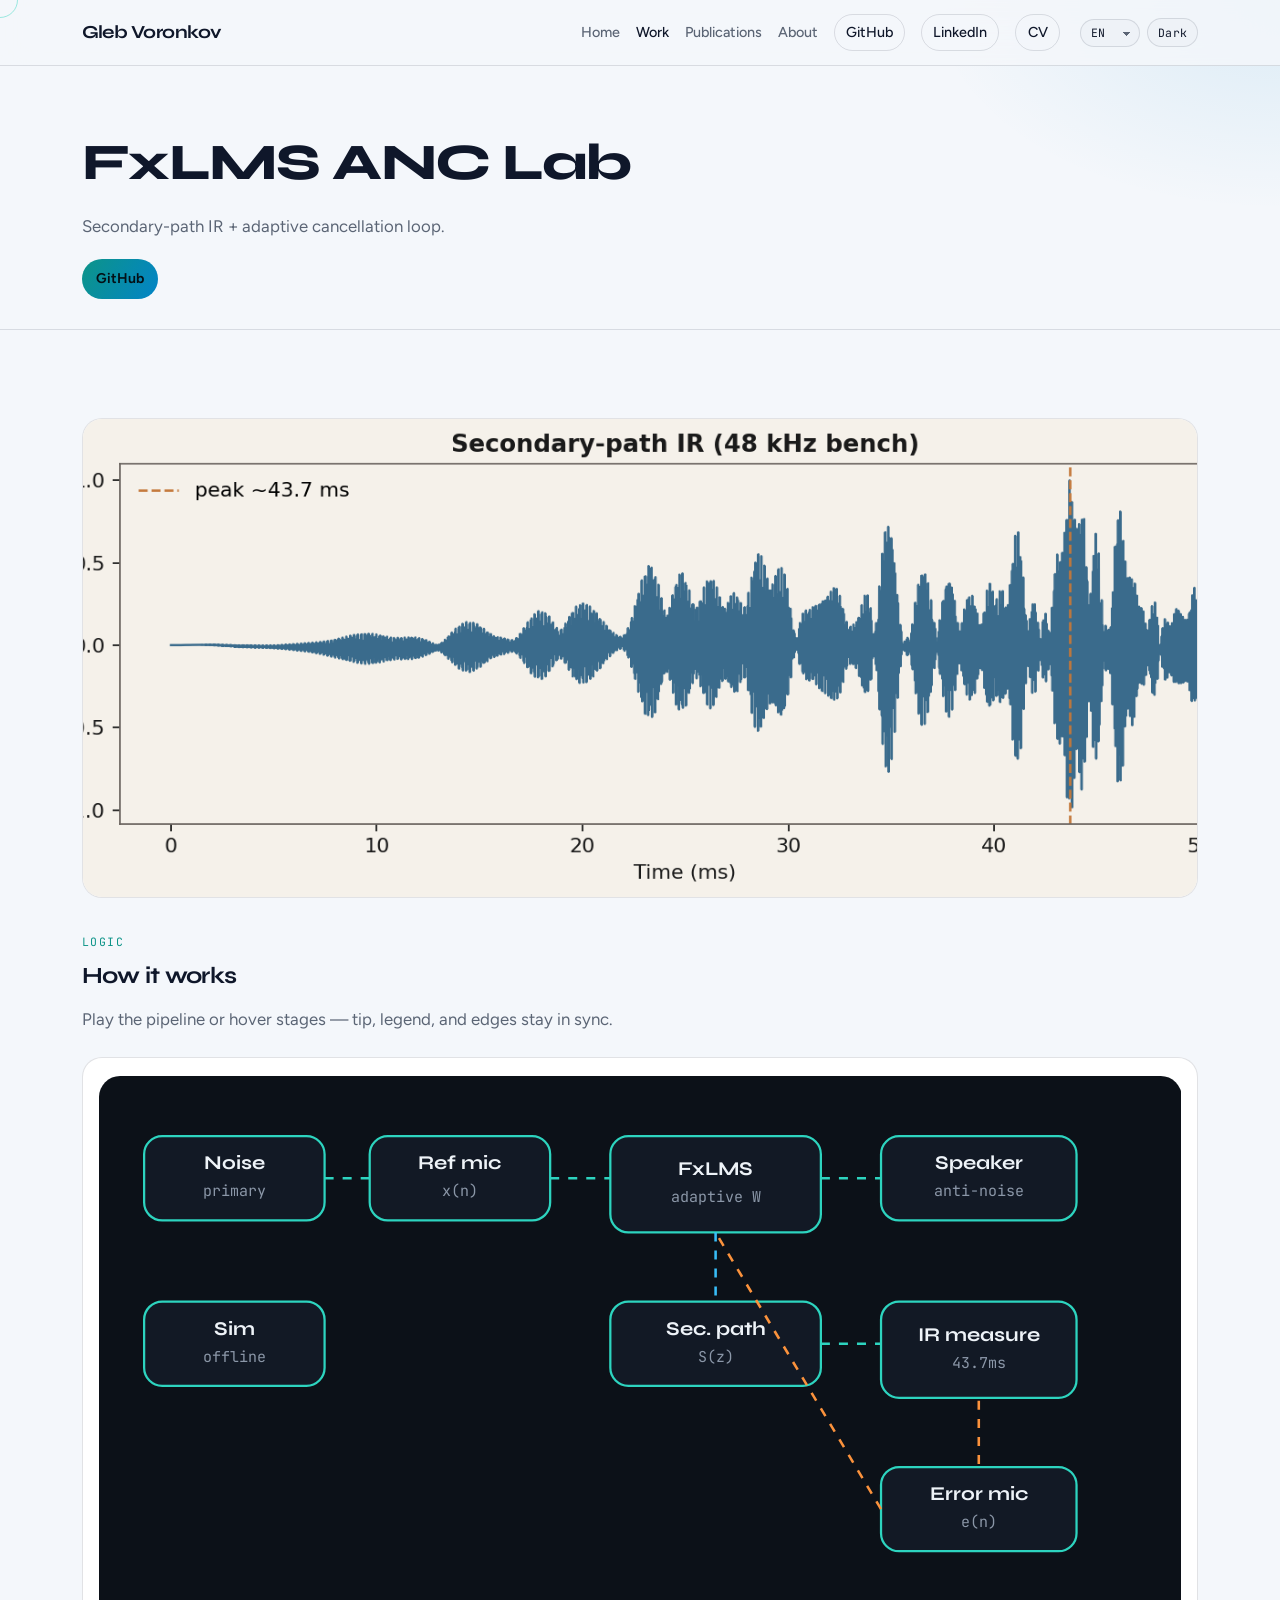
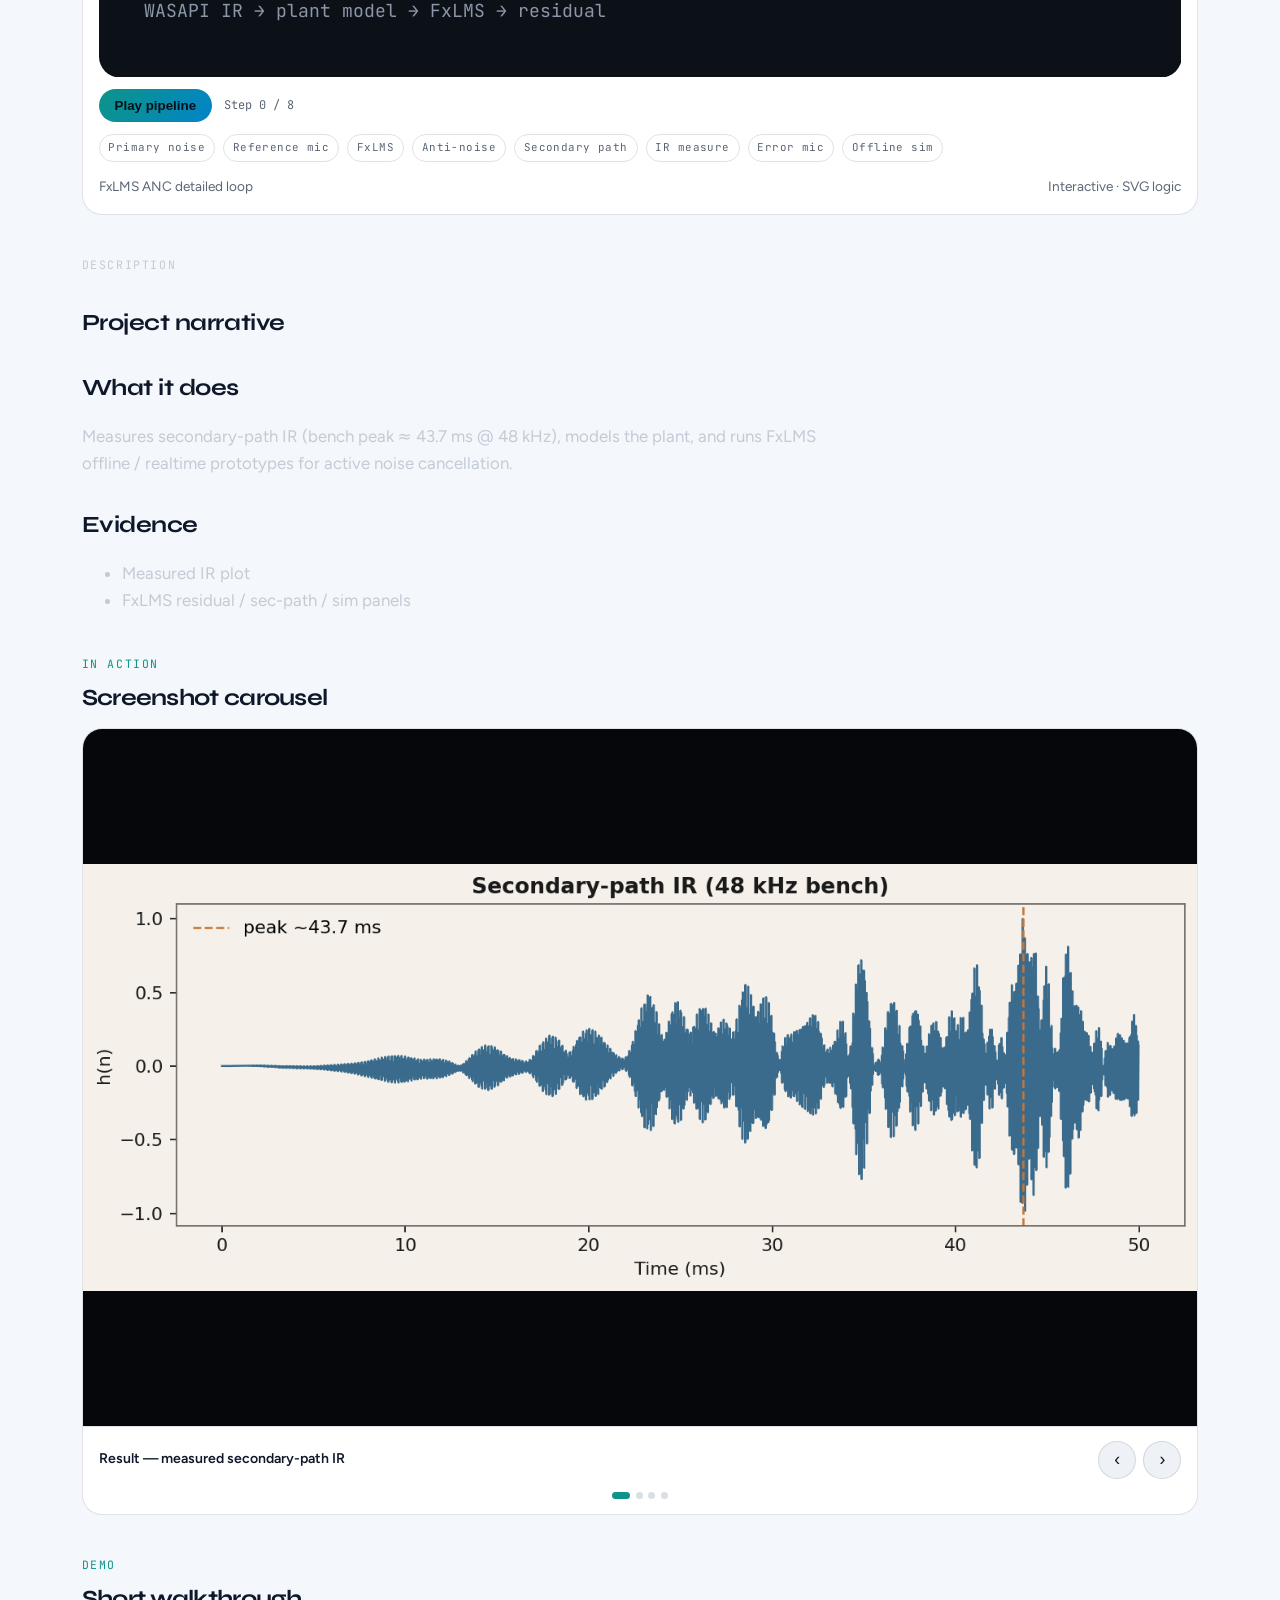
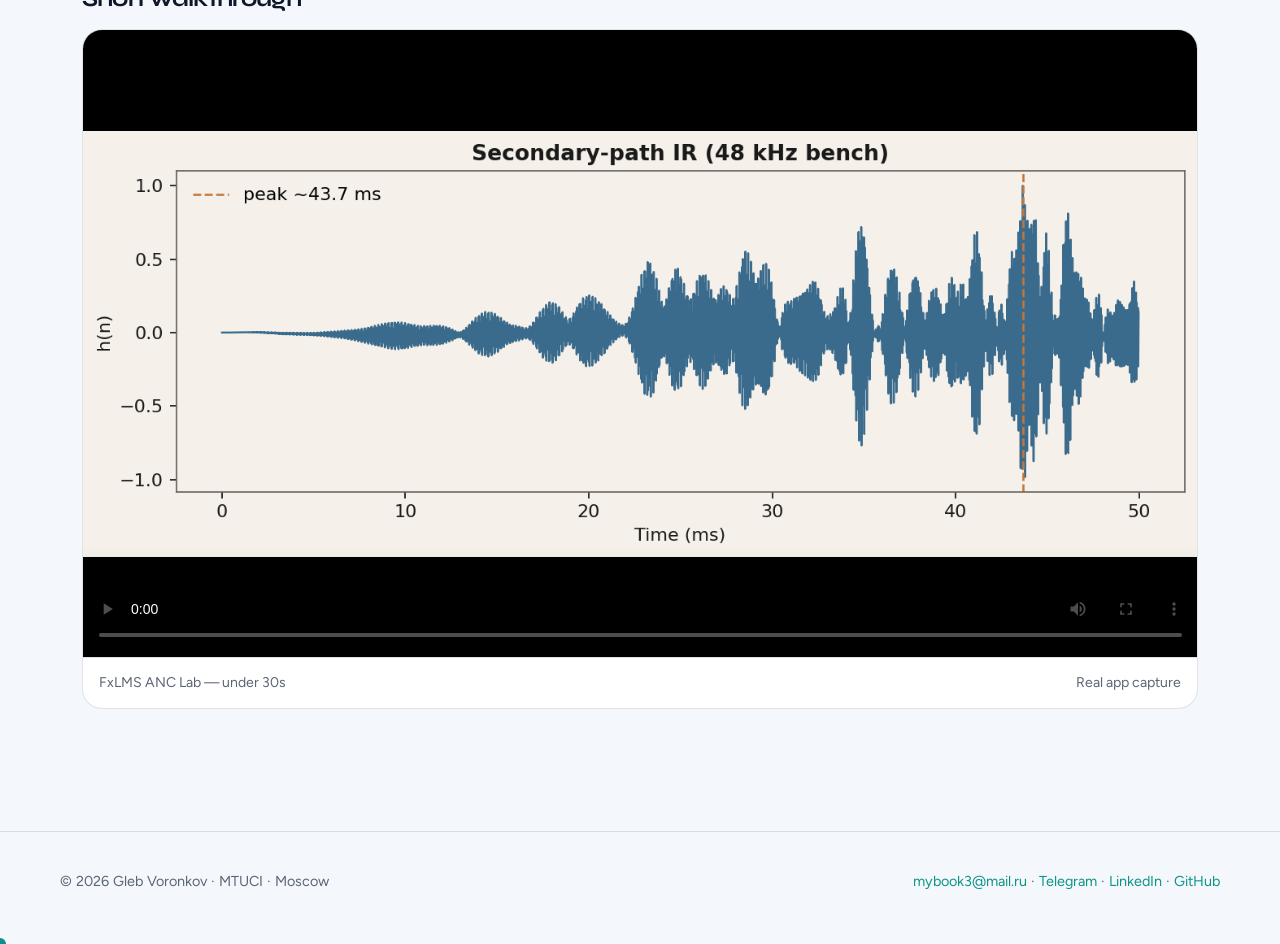
<file: projects/anc.html>
<!DOCTYPE html>
<html lang="en">
<head>
  <meta charset="UTF-8" />
  <meta name="viewport" content="width=device-width, initial-scale=1" />
  <title>FxLMS ANC Lab — Gleb Voronkov</title>
  <meta name="description" content="Secondary-path IR + adaptive cancellation loop." />
  <meta property="og:title" content="FxLMS ANC Lab — Gleb Voronkov" />
  <meta property="og:description" content="Secondary-path IR + adaptive cancellation loop." />
  <meta property="og:image" content="https://glebvoronkov03.github.io/gleb-web-portfolio/assets/gallery/anc/01-ir.png" />
  <meta property="og:type" content="website" />
  <link rel="icon" href="../favicon.svg" type="image/svg+xml" />
  <link rel="preconnect" href="https://fonts.googleapis.com" />
  <link rel="preconnect" href="https://fonts.gstatic.com" crossorigin />
  <link href="https://fonts.googleapis.com/css2?family=Figtree:wght@400;500;600;700&family=JetBrains+Mono:wght@400;500&family=Syne:wght@600;700;800&display=swap" rel="stylesheet" />
  <link rel="stylesheet" href="../styles.css" />
  <script>
    (function () {
      try {
        var t = localStorage.getItem("gv-theme");
        if (t !== "light" && t !== "dark") {
          t = matchMedia("(prefers-color-scheme: light)").matches ? "light" : "dark";
        }
        document.documentElement.setAttribute("data-theme", t);
        var l = localStorage.getItem("gv-lang") || "en";
        document.documentElement.setAttribute("lang", l === "zh" ? "zh-CN" : l);
      } catch (e) {}
    })();
  </script>
</head>
<body>
<header class="site-header">
  <nav class="nav">
    <a class="nav-brand" href="../index.html">Gleb Voronkov</a>
    <div class="nav-links">
      <a href="../index.html" data-nav="home" data-i18n="nav.home">Home</a>
      <a href="../projects/index.html" data-nav="work" data-i18n="nav.work">Work</a>
      <a href="../publications.html" data-nav="pubs" data-i18n="nav.pubs">Publications</a>
      <a href="../about.html" data-nav="about" data-i18n="nav.about">About</a>
      <a class="ext" href="https://github.com/GlebVoronkov03" target="_blank" rel="noopener">GitHub</a>
      <a class="ext" href="https://www.linkedin.com/in/glebvoronkov/" target="_blank" rel="noopener">LinkedIn</a>
      <a class="cv" href="../assets/Gleb_Voronkov_CV_AI_Telecom_EN.pdf" download data-i18n="nav.cv">CV</a>
    </div>
  </nav>
</header>
<section class="page-hero"><div class="wrap">
  <h1>FxLMS ANC Lab</h1>
  <p class="tagline">Secondary-path IR + adaptive cancellation loop.</p>
  <div class="link-row"><a class="chip-link" href="https://github.com/GlebVoronkov03/fxlms-anc-lab" target="_blank" rel="noopener">GitHub</a></div>
</div></section>
<main class="wrap">
  <div class="cover-band reveal"><img src="../assets/gallery/anc/01-ir.png" alt="" /></div>
  <section class="section-block">
    <p class="section-kicker" data-i18n="proj.logic">Logic</p>
    <h2 class="section-title" data-i18n="proj.how">How it works</h2>
    <p class="section-sub" style="margin-bottom:1rem" data-i18n="proj.howSub">Play the pipeline or hover stages — tip, legend, and edges stay in sync.</p>
    <div data-diagram="anc" data-detailed="1"></div>
  </section>
  <section class="section-block prose reveal">
    <p class="section-kicker" data-i18n="proj.desc">Description</p>
    <h2 class="section-title" data-i18n="proj.narrative">Project narrative</h2>
    <h2>What it does</h2>
<p>Measures secondary-path IR (bench peak ≈ 43.7 ms @ 48 kHz), models the plant, and runs FxLMS offline / realtime prototypes for active noise cancellation.</p>
<h2>Evidence</h2>
<ul><li>Measured IR plot</li><li>FxLMS residual / sec-path / sim panels</li></ul>
  </section>
  <section class="section-block reveal">
    <p class="section-kicker" data-i18n="proj.action">In action</p>
    <h2 class="section-title" data-i18n="proj.carousel">Screenshot carousel</h2>
    <div class="carousel" data-carousel data-captions='["Result — measured secondary-path IR", "Result — FxLMS residual error", "Result — secondary-path model", "Result — sim panels (noise / anti-noise / error)"]'>
      <div class="carousel-viewport"><div class="carousel-track"><div class="carousel-slide"><img src="../assets/gallery/anc/01-ir.png" alt="Result — measured secondary-path IR" loading="lazy" /></div><div class="carousel-slide"><img src="../assets/gallery/anc/07-sim-error.png" alt="Result — FxLMS residual error" loading="lazy" /></div><div class="carousel-slide"><img src="../assets/gallery/anc/08-sec-path.png" alt="Result — secondary-path model" loading="lazy" /></div><div class="carousel-slide"><img src="../assets/gallery/anc/09-sim-panels.png" alt="Result — sim panels (noise / anti-noise / error)" loading="lazy" /></div></div></div>
      <div class="carousel-caption"><strong data-cap>Result — measured secondary-path IR</strong>
        <div class="carousel-nav">
          <button class="carousel-btn" type="button" data-prev aria-label="Previous">‹</button>
          <button class="carousel-btn" type="button" data-next aria-label="Next">›</button>
        </div>
      </div>
      <div class="carousel-dots"><button type="button" data-dot="0" aria-label="Slide 1" class="active"></button><button type="button" data-dot="1" aria-label="Slide 2"></button><button type="button" data-dot="2" aria-label="Slide 3"></button><button type="button" data-dot="3" aria-label="Slide 4"></button></div>
    </div>
  </section>

  <section class="section-block reveal">
    <p class="section-kicker" data-i18n="proj.demo">Demo</p>
    <h2 class="section-title" data-i18n="proj.walk">Short walkthrough</h2>
    <div class="demo-video">
      <video controls playsinline preload="metadata" poster="../assets/gallery/anc/01-ir.png">
        <source src="../assets/videos/anc-demo.mp4" type="video/mp4" />
      </video>
      <div class="meta">
        <span>FxLMS ANC Lab  — <span data-i18n="proj.under30">under 30s</span></span>
        <span data-i18n="proj.real">Real app capture</span>
      </div>
    </div>
  </section>

</main>
<footer class="site-footer"><div class="wrap">
  <div>© 2026 Gleb Voronkov · MTUCI · Moscow</div>
  <div><a href="mailto:mybook3@mail.ru">mybook3@mail.ru</a> · <a href="https://t.me/Gleb_Voronkov">Telegram</a> · <a href="https://www.linkedin.com/in/glebvoronkov/" target="_blank" rel="noopener">LinkedIn</a> · <a href="https://github.com/GlebVoronkov03">GitHub</a></div>
</div></footer>
<script src="../i18n.js"></script>
<script src="../app.js"></script>
</body></html>
</file>
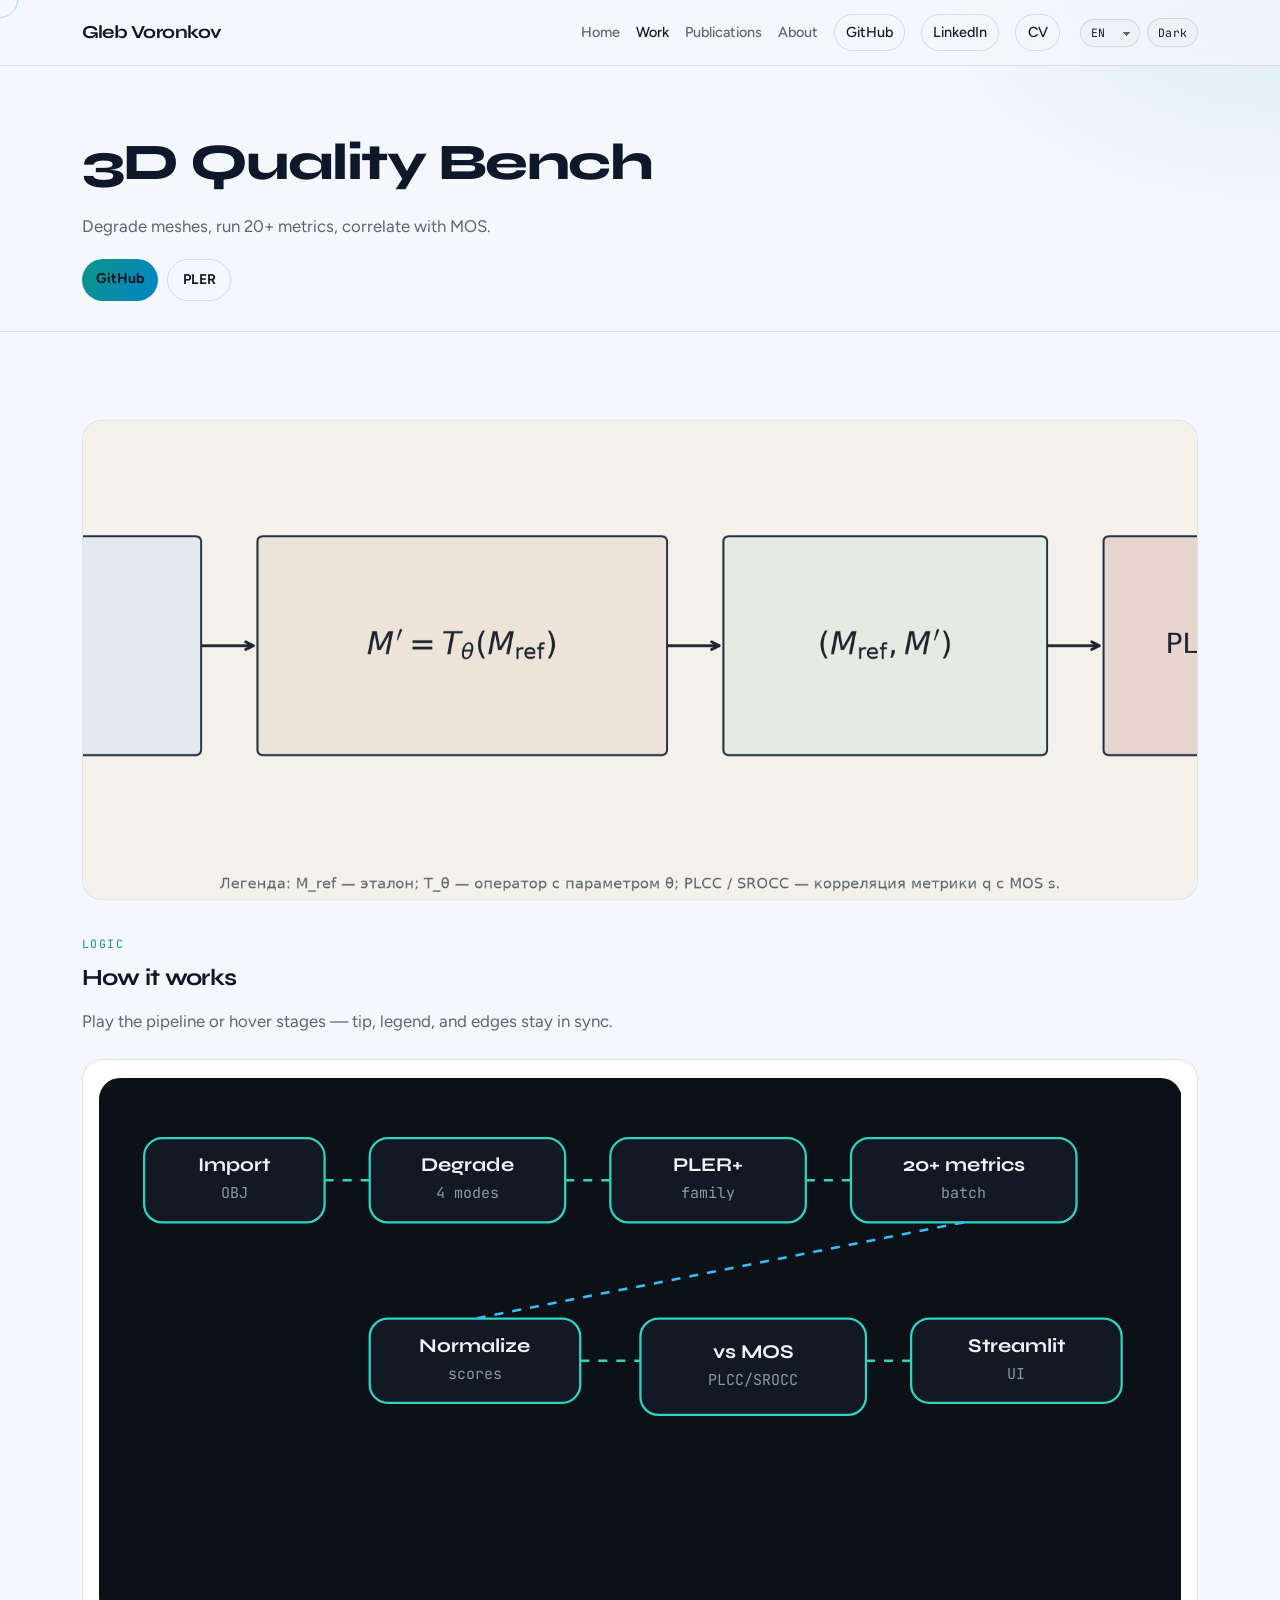
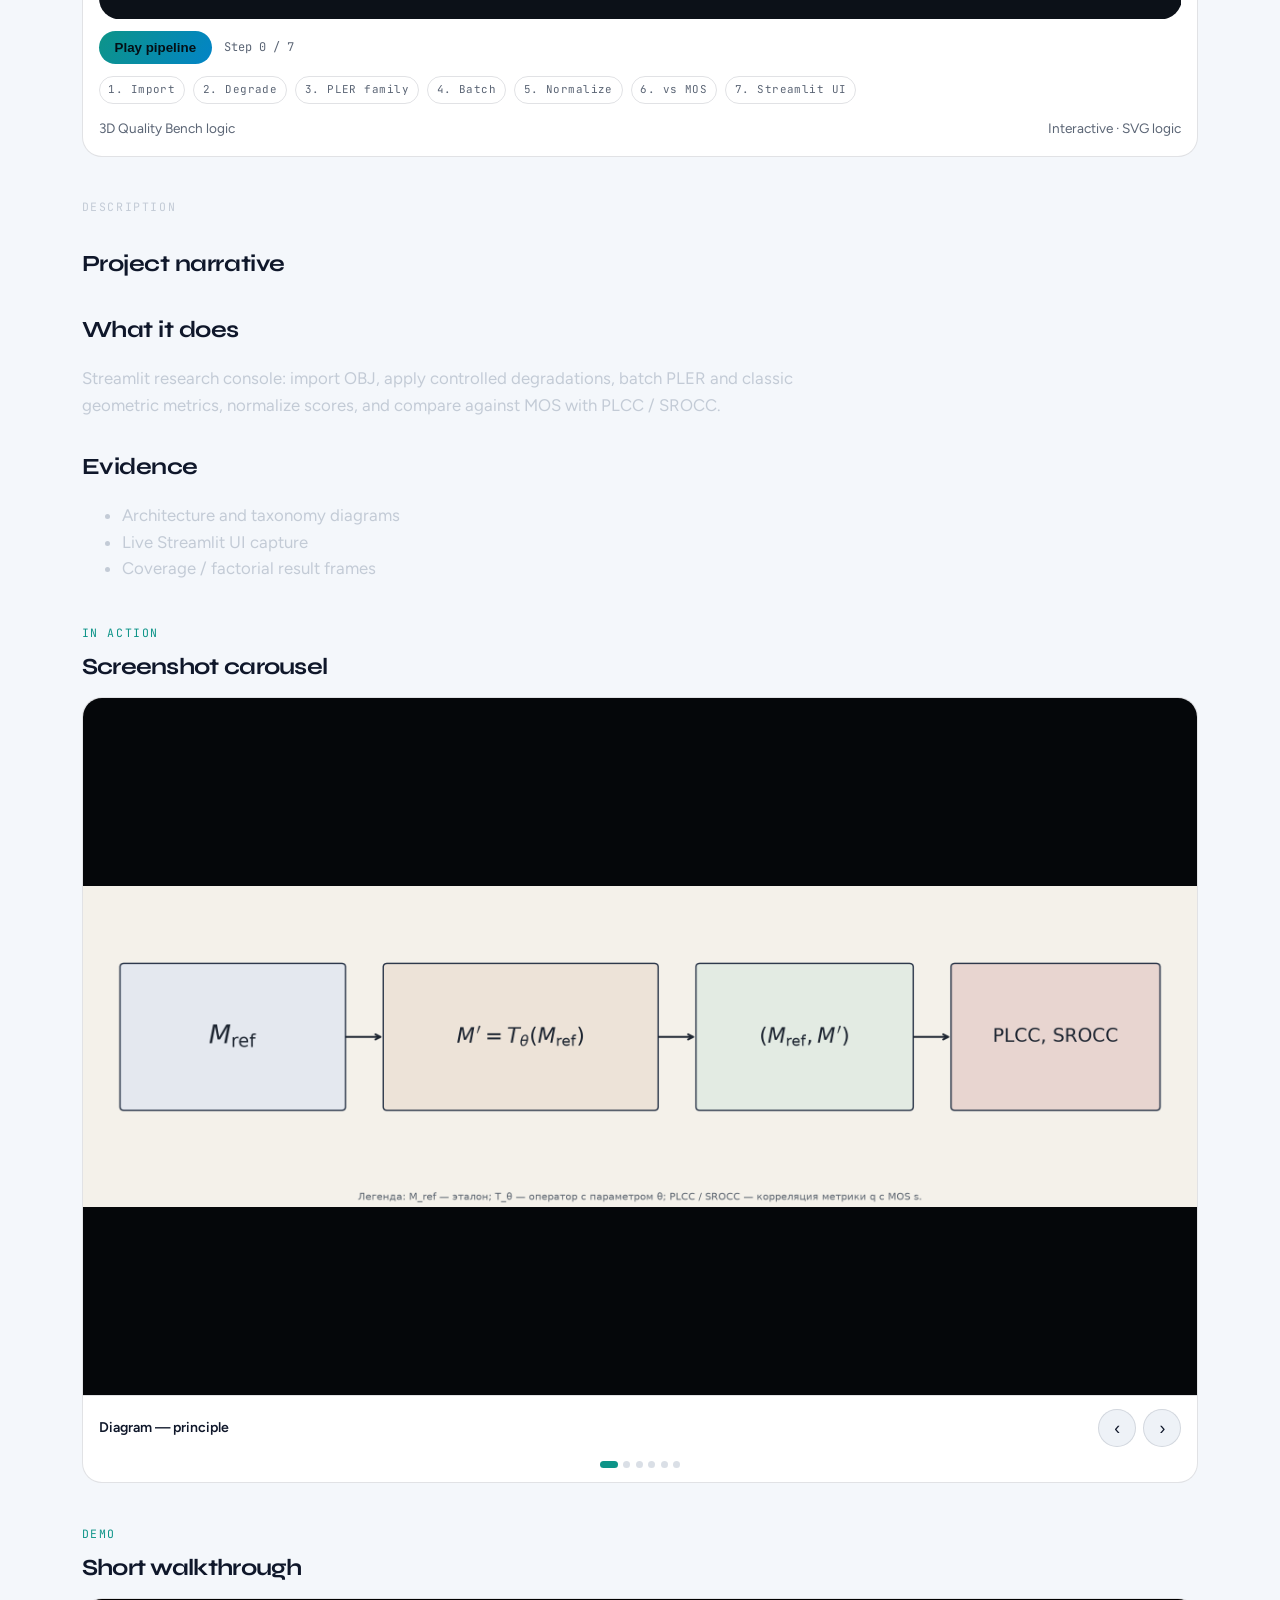
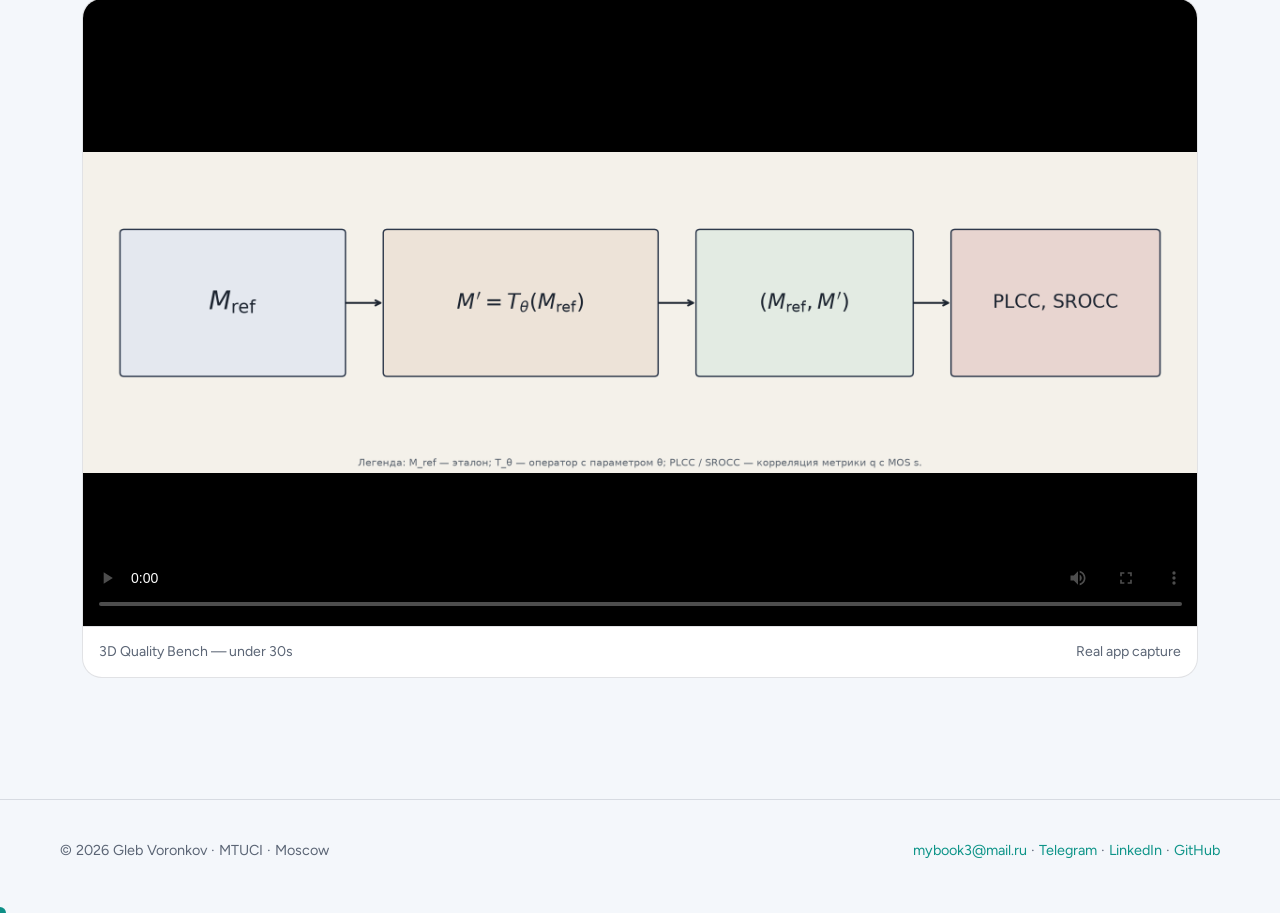
<file: projects/bench.html>
<!DOCTYPE html>
<html lang="en">
<head>
  <meta charset="UTF-8" />
  <meta name="viewport" content="width=device-width, initial-scale=1" />
  <title>3D Quality Bench — Gleb Voronkov</title>
  <meta name="description" content="Degrade meshes, run 20+ metrics, correlate with MOS." />
  <meta property="og:title" content="3D Quality Bench — Gleb Voronkov" />
  <meta property="og:description" content="Degrade meshes, run 20+ metrics, correlate with MOS." />
  <meta property="og:image" content="https://glebvoronkov03.github.io/gleb-web-portfolio/assets/gallery/bench/06-ui.png" />
  <meta property="og:type" content="website" />
  <link rel="icon" href="../favicon.svg" type="image/svg+xml" />
  <link rel="preconnect" href="https://fonts.googleapis.com" />
  <link rel="preconnect" href="https://fonts.gstatic.com" crossorigin />
  <link href="https://fonts.googleapis.com/css2?family=Figtree:wght@400;500;600;700&family=JetBrains+Mono:wght@400;500&family=Syne:wght@600;700;800&display=swap" rel="stylesheet" />
  <link rel="stylesheet" href="../styles.css" />
  <script>
    (function () {
      try {
        var t = localStorage.getItem("gv-theme");
        if (t !== "light" && t !== "dark") {
          t = matchMedia("(prefers-color-scheme: light)").matches ? "light" : "dark";
        }
        document.documentElement.setAttribute("data-theme", t);
        var l = localStorage.getItem("gv-lang") || "en";
        document.documentElement.setAttribute("lang", l === "zh" ? "zh-CN" : l);
      } catch (e) {}
    })();
  </script>
</head>
<body>
<header class="site-header">
  <nav class="nav">
    <a class="nav-brand" href="../index.html">Gleb Voronkov</a>
    <div class="nav-links">
      <a href="../index.html" data-nav="home" data-i18n="nav.home">Home</a>
      <a href="../projects/index.html" data-nav="work" data-i18n="nav.work">Work</a>
      <a href="../publications.html" data-nav="pubs" data-i18n="nav.pubs">Publications</a>
      <a href="../about.html" data-nav="about" data-i18n="nav.about">About</a>
      <a class="ext" href="https://github.com/GlebVoronkov03" target="_blank" rel="noopener">GitHub</a>
      <a class="ext" href="https://www.linkedin.com/in/glebvoronkov/" target="_blank" rel="noopener">LinkedIn</a>
      <a class="cv" href="../assets/Gleb_Voronkov_CV_AI_Telecom_EN.pdf" download data-i18n="nav.cv">CV</a>
    </div>
  </nav>
</header>
<section class="page-hero"><div class="wrap">
  <h1>3D Quality Bench</h1>
  <p class="tagline">Degrade meshes, run 20+ metrics, correlate with MOS.</p>
  <div class="link-row"><a class="chip-link" href="https://github.com/GlebVoronkov03/3d-quality-bench" target="_blank" rel="noopener">GitHub</a><a class="chip-link secondary" href="pler.html">PLER</a></div>
</div></section>
<main class="wrap">
  <div class="cover-band reveal"><img src="../assets/gallery/bench/01-principle.png" alt="" /></div>
  <section class="section-block">
    <p class="section-kicker" data-i18n="proj.logic">Logic</p>
    <h2 class="section-title" data-i18n="proj.how">How it works</h2>
    <p class="section-sub" style="margin-bottom:1rem" data-i18n="proj.howSub">Play the pipeline or hover stages — tip, legend, and edges stay in sync.</p>
    <div data-diagram="bench" data-detailed="1"></div>
  </section>
  <section class="section-block prose reveal">
    <p class="section-kicker" data-i18n="proj.desc">Description</p>
    <h2 class="section-title" data-i18n="proj.narrative">Project narrative</h2>
    <h2>What it does</h2>
<p>Streamlit research console: import OBJ, apply controlled degradations, batch PLER and classic geometric metrics, normalize scores, and compare against MOS with PLCC / SROCC.</p>
<h2>Evidence</h2>
<ul><li>Architecture and taxonomy diagrams</li><li>Live Streamlit UI capture</li><li>Coverage / factorial result frames</li></ul>
  </section>
  <section class="section-block reveal">
    <p class="section-kicker" data-i18n="proj.action">In action</p>
    <h2 class="section-title" data-i18n="proj.carousel">Screenshot carousel</h2>
    <div class="carousel" data-carousel data-captions='["Diagram — principle", "Diagram — architecture", "Result — coverage", "Diagram — taxonomy", "Result — factorial", "UI — Streamlit live capture"]'>
      <div class="carousel-viewport"><div class="carousel-track"><div class="carousel-slide"><img src="../assets/gallery/bench/01-principle.png" alt="Diagram — principle" loading="lazy" /></div><div class="carousel-slide"><img src="../assets/gallery/bench/02-architecture.png" alt="Diagram — architecture" loading="lazy" /></div><div class="carousel-slide"><img src="../assets/gallery/bench/03-coverage.png" alt="Result — coverage" loading="lazy" /></div><div class="carousel-slide"><img src="../assets/gallery/bench/04-taxonomy.png" alt="Diagram — taxonomy" loading="lazy" /></div><div class="carousel-slide"><img src="../assets/gallery/bench/05-factorial.png" alt="Result — factorial" loading="lazy" /></div><div class="carousel-slide"><img src="../assets/gallery/bench/06-ui.png" alt="UI — Streamlit live capture" loading="lazy" /></div></div></div>
      <div class="carousel-caption"><strong data-cap>Diagram — principle</strong>
        <div class="carousel-nav">
          <button class="carousel-btn" type="button" data-prev aria-label="Previous">‹</button>
          <button class="carousel-btn" type="button" data-next aria-label="Next">›</button>
        </div>
      </div>
      <div class="carousel-dots"><button type="button" data-dot="0" aria-label="Slide 1" class="active"></button><button type="button" data-dot="1" aria-label="Slide 2"></button><button type="button" data-dot="2" aria-label="Slide 3"></button><button type="button" data-dot="3" aria-label="Slide 4"></button><button type="button" data-dot="4" aria-label="Slide 5"></button><button type="button" data-dot="5" aria-label="Slide 6"></button></div>
    </div>
  </section>

  <section class="section-block reveal">
    <p class="section-kicker" data-i18n="proj.demo">Demo</p>
    <h2 class="section-title" data-i18n="proj.walk">Short walkthrough</h2>
    <div class="demo-video">
      <video controls playsinline preload="metadata" poster="../assets/gallery/bench/01-principle.png">
        <source src="../assets/videos/bench-demo.mp4" type="video/mp4" />
      </video>
      <div class="meta">
        <span>3D Quality Bench  — <span data-i18n="proj.under30">under 30s</span></span>
        <span data-i18n="proj.real">Real app capture</span>
      </div>
    </div>
  </section>

</main>
<footer class="site-footer"><div class="wrap">
  <div>© 2026 Gleb Voronkov · MTUCI · Moscow</div>
  <div><a href="mailto:mybook3@mail.ru">mybook3@mail.ru</a> · <a href="https://t.me/Gleb_Voronkov">Telegram</a> · <a href="https://www.linkedin.com/in/glebvoronkov/" target="_blank" rel="noopener">LinkedIn</a> · <a href="https://github.com/GlebVoronkov03">GitHub</a></div>
</div></footer>
<script src="../i18n.js"></script>
<script src="../app.js"></script>
</body></html>
</file>
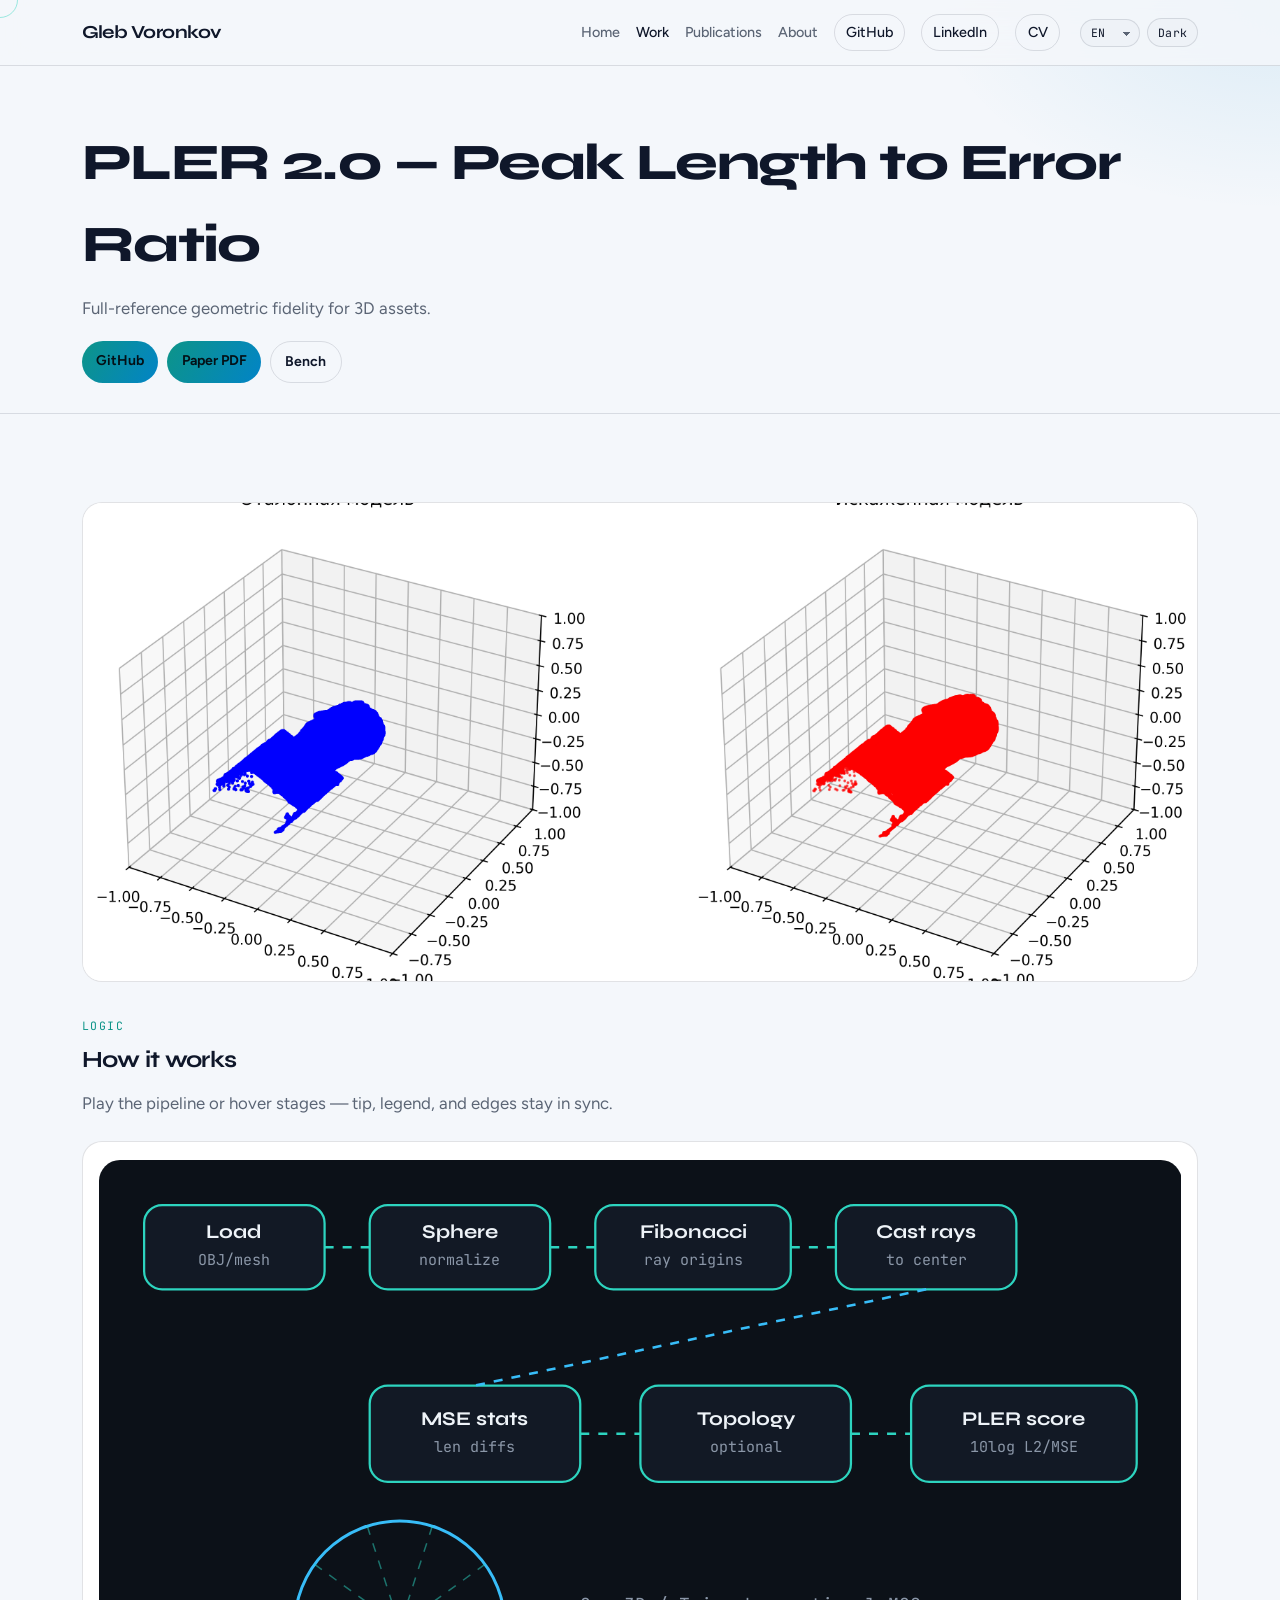
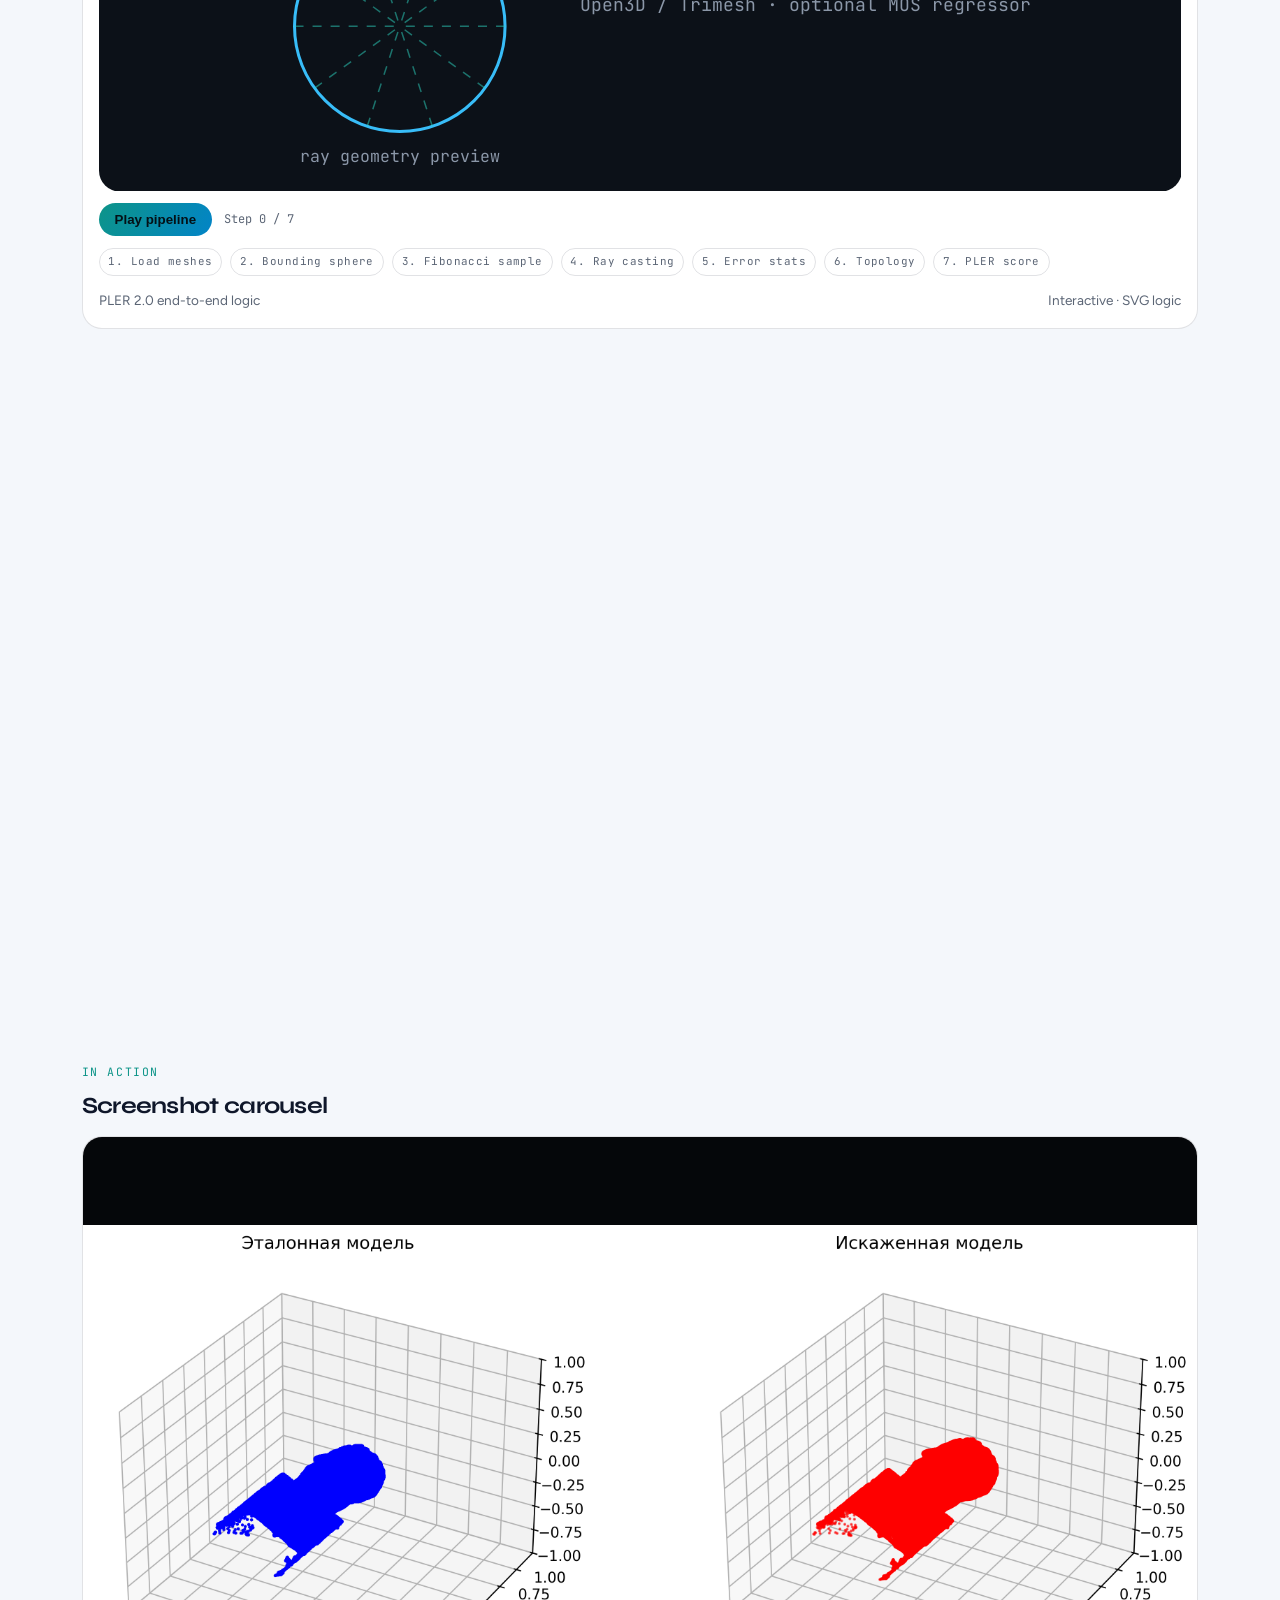
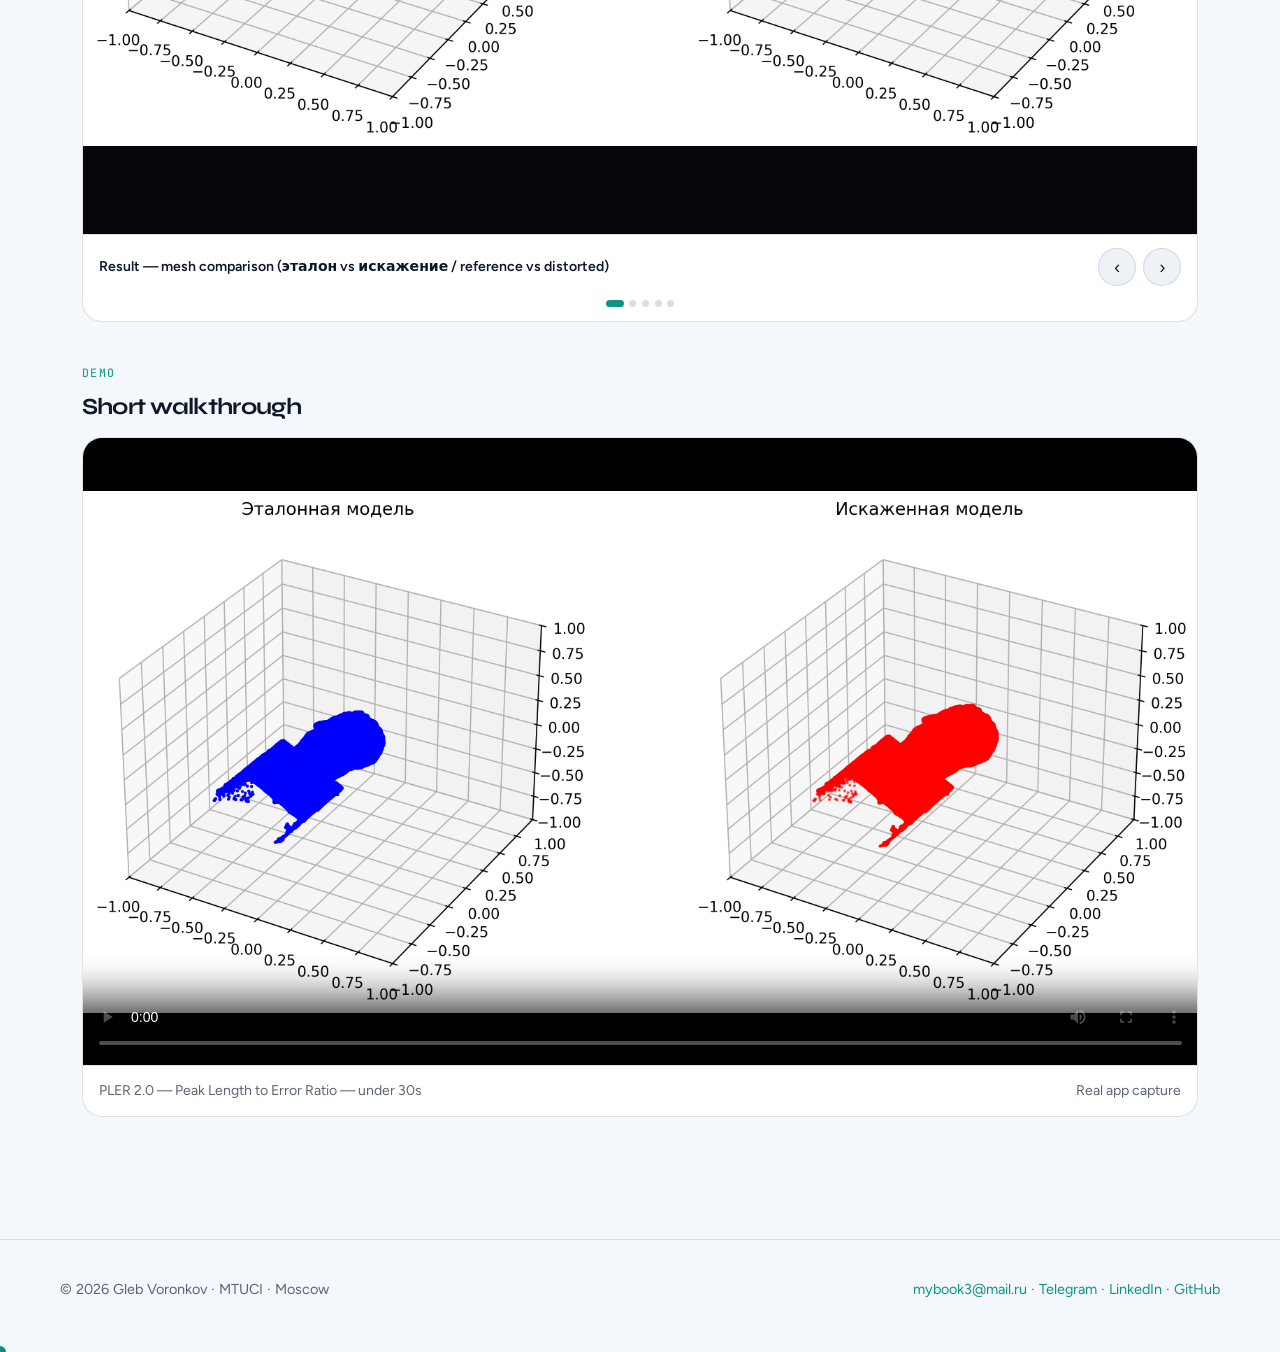
<file: projects/pler.html>
<!DOCTYPE html>
<html lang="en">
<head>
  <meta charset="UTF-8" />
  <meta name="viewport" content="width=device-width, initial-scale=1" />
  <title>PLER 2.0 — Peak Length to Error Ratio — Gleb Voronkov</title>
  <meta name="description" content="Full-reference geometric fidelity for 3D assets." />
  <meta property="og:title" content="PLER 2.0 — Peak Length to Error Ratio — Gleb Voronkov" />
  <meta property="og:description" content="Full-reference geometric fidelity for 3D assets." />
  <meta property="og:image" content="https://glebvoronkov03.github.io/gleb-web-portfolio/assets/gallery/pler/01-comparison.png" />
  <meta property="og:type" content="website" />
  <link rel="icon" href="../favicon.svg" type="image/svg+xml" />
  <link rel="preconnect" href="https://fonts.googleapis.com" />
  <link rel="preconnect" href="https://fonts.gstatic.com" crossorigin />
  <link href="https://fonts.googleapis.com/css2?family=Figtree:wght@400;500;600;700&family=JetBrains+Mono:wght@400;500&family=Syne:wght@600;700;800&display=swap" rel="stylesheet" />
  <link rel="stylesheet" href="../styles.css" />
  <script>
    (function () {
      try {
        var t = localStorage.getItem("gv-theme");
        if (t !== "light" && t !== "dark") {
          t = matchMedia("(prefers-color-scheme: light)").matches ? "light" : "dark";
        }
        document.documentElement.setAttribute("data-theme", t);
        var l = localStorage.getItem("gv-lang") || "en";
        document.documentElement.setAttribute("lang", l === "zh" ? "zh-CN" : l);
      } catch (e) {}
    })();
  </script>
</head>
<body>
<header class="site-header">
  <nav class="nav">
    <a class="nav-brand" href="../index.html">Gleb Voronkov</a>
    <div class="nav-links">
      <a href="../index.html" data-nav="home" data-i18n="nav.home">Home</a>
      <a href="../projects/index.html" data-nav="work" data-i18n="nav.work">Work</a>
      <a href="../publications.html" data-nav="pubs" data-i18n="nav.pubs">Publications</a>
      <a href="../about.html" data-nav="about" data-i18n="nav.about">About</a>
      <a class="ext" href="https://github.com/GlebVoronkov03" target="_blank" rel="noopener">GitHub</a>
      <a class="ext" href="https://www.linkedin.com/in/glebvoronkov/" target="_blank" rel="noopener">LinkedIn</a>
      <a class="cv" href="../assets/Gleb_Voronkov_CV_AI_Telecom_EN.pdf" download data-i18n="nav.cv">CV</a>
    </div>
  </nav>
</header>
<section class="page-hero"><div class="wrap">
  <h1>PLER 2.0 — Peak Length to Error Ratio</h1>
  <p class="tagline">Full-reference geometric fidelity for 3D assets.</p>
  <div class="link-row"><a class="chip-link" href="https://github.com/GlebVoronkov03/pler-3d-quality" target="_blank" rel="noopener">GitHub</a><a class="chip-link" href="../assets/papers/pler-geometric-fidelity.pdf" target="_blank" rel="noopener">Paper PDF</a><a class="chip-link secondary" href="../projects/bench.html">Bench</a></div>
</div></section>
<main class="wrap">
  <div class="cover-band reveal"><img src="../assets/gallery/pler/01-comparison.png" alt="" /></div>
  <section class="section-block">
    <p class="section-kicker" data-i18n="proj.logic">Logic</p>
    <h2 class="section-title" data-i18n="proj.how">How it works</h2>
    <p class="section-sub" style="margin-bottom:1rem" data-i18n="proj.howSub">Play the pipeline or hover stages — tip, legend, and edges stay in sync.</p>
    <div data-diagram="pler" data-detailed="1"></div>
  </section>
  <section class="section-block prose reveal">
    <p class="section-kicker" data-i18n="proj.desc">Description</p>
    <h2 class="section-title" data-i18n="proj.narrative">Project narrative</h2>
    <h2>What it does</h2>
<p>PLER compares a reference mesh and a distorted mesh by casting rays from a shared bounding sphere toward the center, measuring hit-length differences, and mapping the error into a log-scaled fidelity score. PLER 2.0 replaces uneven sampling with a <strong>Fibonacci (golden) spiral</strong> so coverage is stable across the surface.</p>
<h2>Pipeline</h2>
<p>Load &amp; normalize → enclose in sphere → sample ray origins → intersect both meshes → aggregate MSE → optional topology / MOS regressor → report score. Open3D / Trimesh with research batch modes.</p>
<h2>Evidence</h2>
<ul><li>Paper figures for method and Fibonacci sampling</li><li>Local plots: comparison, convergence, ray analysis</li><li>Cache acceleration up to ~1.8–3.7× on repeat runs</li></ul>
<p class="note">Non-commercial research license.</p>
  </section>
  <section class="section-block reveal">
    <p class="section-kicker" data-i18n="proj.action">In action</p>
    <h2 class="section-title" data-i18n="proj.carousel">Screenshot carousel</h2>
    <div class="carousel" data-carousel data-captions='["Result — mesh comparison (эталон vs искажение / reference vs distorted)", "Result — convergence", "Result — ray analysis", "Paper — method figure", "Paper — Fibonacci sampling"]'>
      <div class="carousel-viewport"><div class="carousel-track"><div class="carousel-slide"><img src="../assets/gallery/pler/01-comparison.png" alt="Result — mesh comparison (эталон vs искажение / reference vs distorted)" loading="lazy" /></div><div class="carousel-slide"><img src="../assets/gallery/pler/02-convergence.png" alt="Result — convergence" loading="lazy" /></div><div class="carousel-slide"><img src="../assets/gallery/pler/03-ray-analysis.png" alt="Result — ray analysis" loading="lazy" /></div><div class="carousel-slide"><img src="../assets/gallery/pler/04-method.png" alt="Paper — method figure" loading="lazy" /></div><div class="carousel-slide"><img src="../assets/gallery/pler/05-fibonacci.png" alt="Paper — Fibonacci sampling" loading="lazy" /></div></div></div>
      <div class="carousel-caption"><strong data-cap>Result — mesh comparison (эталон vs искажение / reference vs distorted)</strong>
        <div class="carousel-nav">
          <button class="carousel-btn" type="button" data-prev aria-label="Previous">‹</button>
          <button class="carousel-btn" type="button" data-next aria-label="Next">›</button>
        </div>
      </div>
      <div class="carousel-dots"><button type="button" data-dot="0" aria-label="Slide 1" class="active"></button><button type="button" data-dot="1" aria-label="Slide 2"></button><button type="button" data-dot="2" aria-label="Slide 3"></button><button type="button" data-dot="3" aria-label="Slide 4"></button><button type="button" data-dot="4" aria-label="Slide 5"></button></div>
    </div>
  </section>

  <section class="section-block reveal">
    <p class="section-kicker" data-i18n="proj.demo">Demo</p>
    <h2 class="section-title" data-i18n="proj.walk">Short walkthrough</h2>
    <div class="demo-video">
      <video controls playsinline preload="metadata" poster="../assets/gallery/pler/01-comparison.png">
        <source src="../assets/videos/pler-demo.mp4" type="video/mp4" />
      </video>
      <div class="meta">
        <span>PLER 2.0 — Peak Length to Error Ratio  — <span data-i18n="proj.under30">under 30s</span></span>
        <span data-i18n="proj.real">Real app capture</span>
      </div>
    </div>
  </section>

</main>
<footer class="site-footer"><div class="wrap">
  <div>© 2026 Gleb Voronkov · MTUCI · Moscow</div>
  <div><a href="mailto:mybook3@mail.ru">mybook3@mail.ru</a> · <a href="https://t.me/Gleb_Voronkov">Telegram</a> · <a href="https://www.linkedin.com/in/glebvoronkov/" target="_blank" rel="noopener">LinkedIn</a> · <a href="https://github.com/GlebVoronkov03">GitHub</a></div>
</div></footer>
<script src="../i18n.js"></script>
<script src="../app.js"></script>
</body></html>
</file>
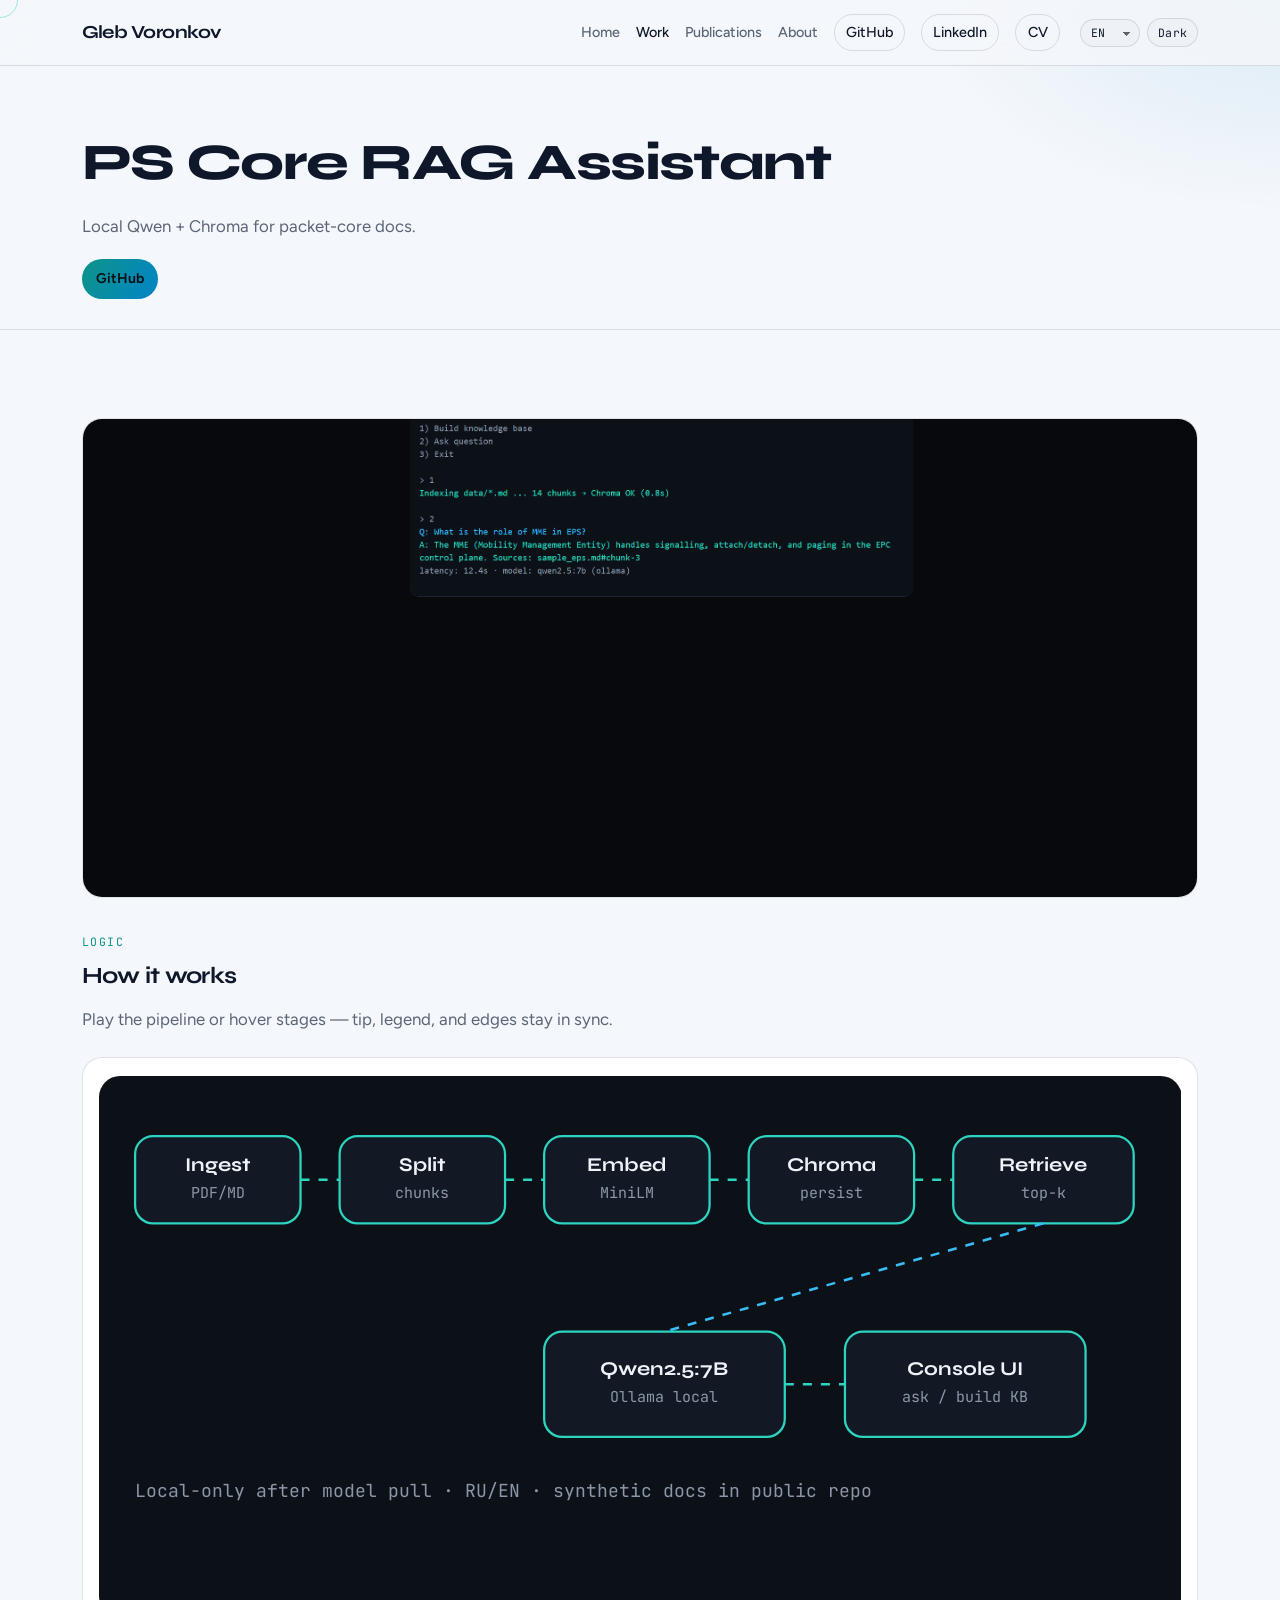
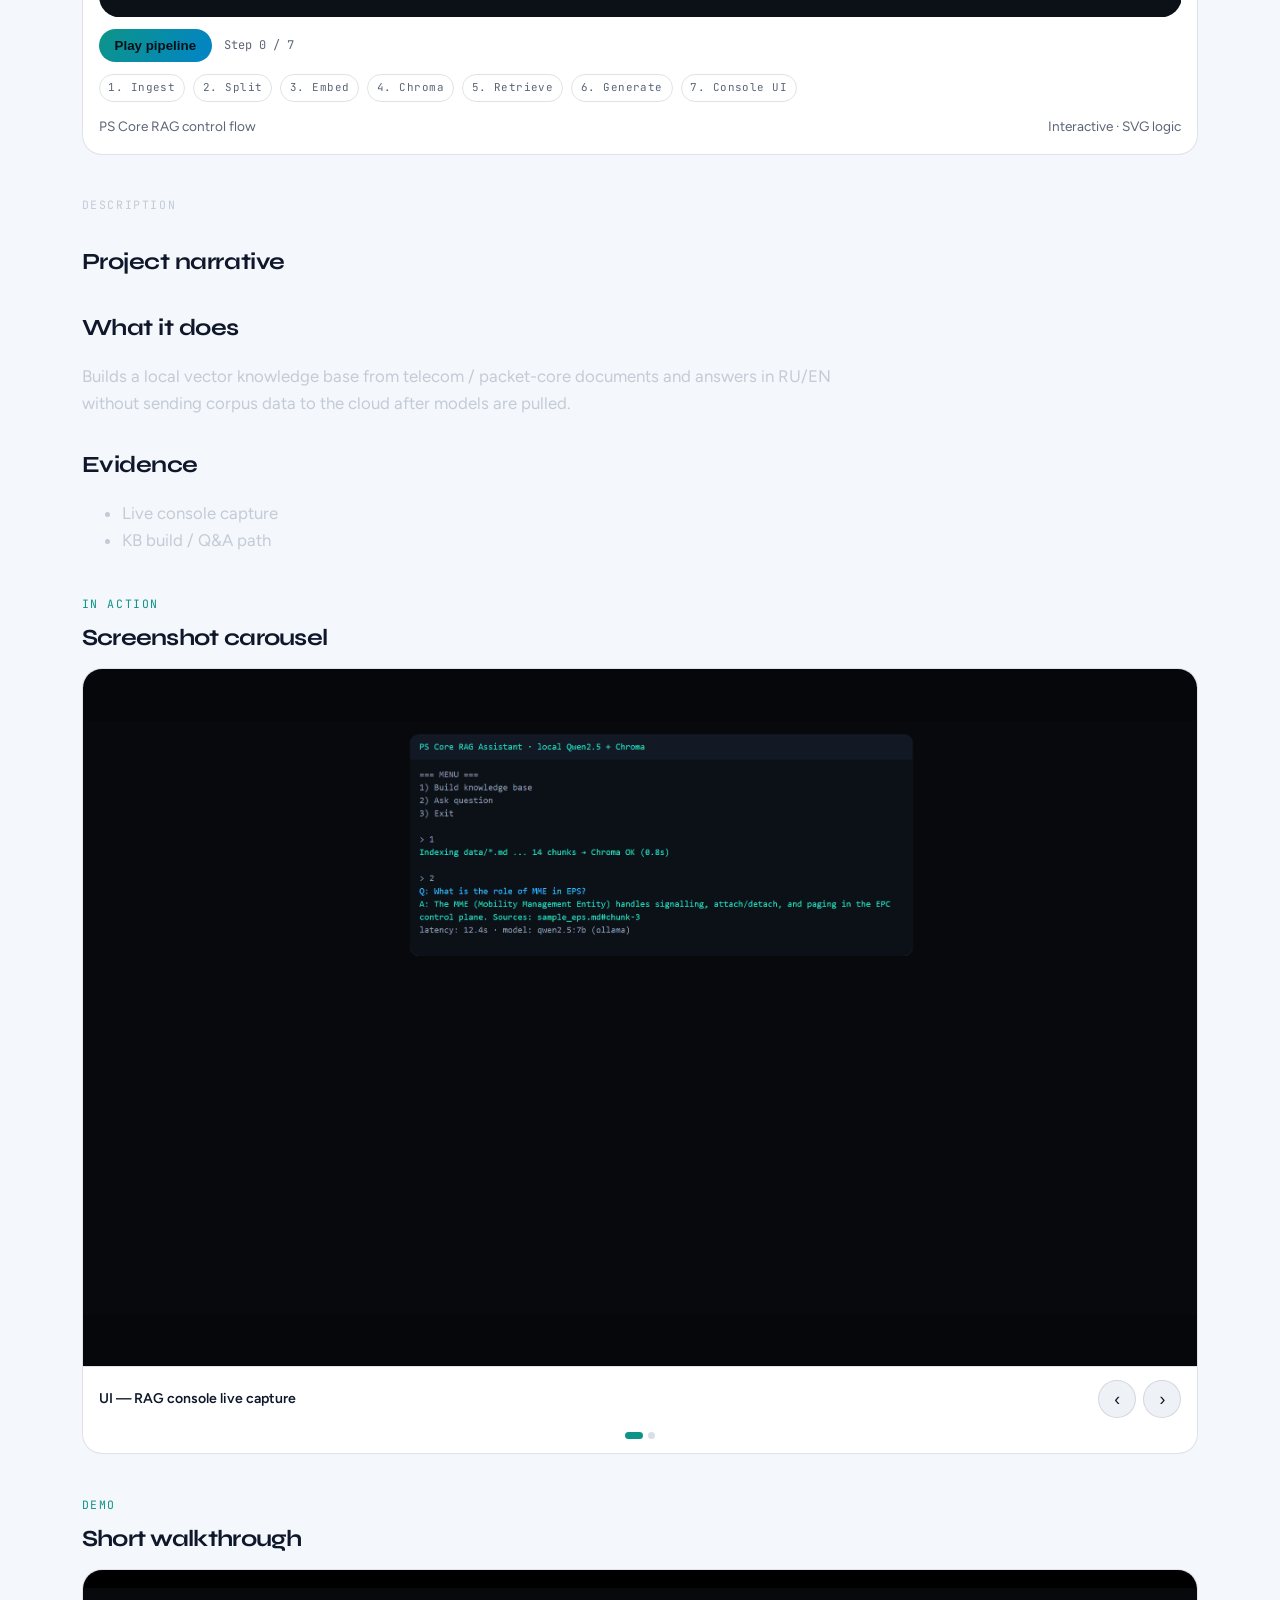
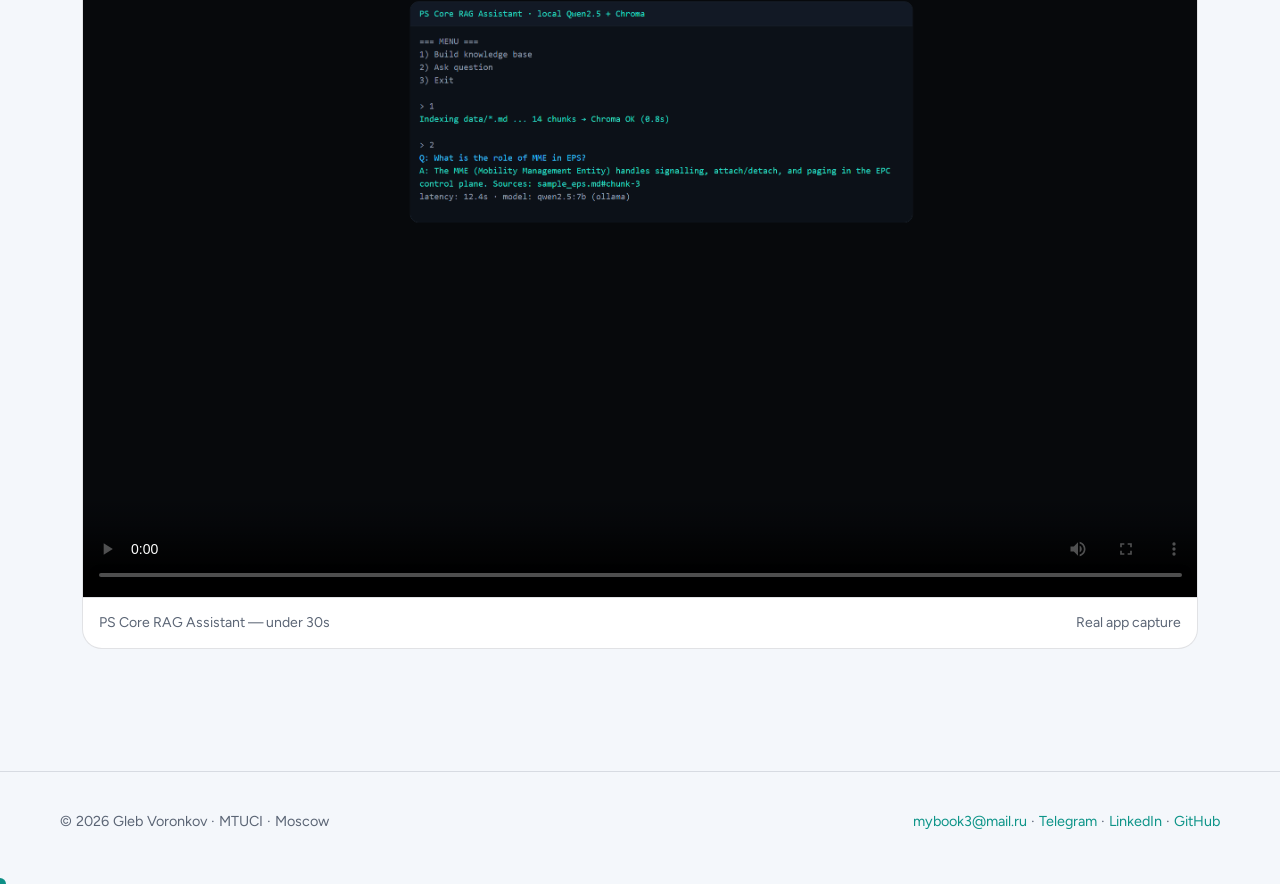
<file: projects/rag.html>
<!DOCTYPE html>
<html lang="en">
<head>
  <meta charset="UTF-8" />
  <meta name="viewport" content="width=device-width, initial-scale=1" />
  <title>PS Core RAG Assistant — Gleb Voronkov</title>
  <meta name="description" content="Local Qwen + Chroma for packet-core docs." />
  <meta property="og:title" content="PS Core RAG Assistant — Gleb Voronkov" />
  <meta property="og:description" content="Local Qwen + Chroma for packet-core docs." />
  <meta property="og:image" content="https://glebvoronkov03.github.io/gleb-web-portfolio/assets/gallery/rag/01-ui.png" />
  <meta property="og:type" content="website" />
  <link rel="icon" href="../favicon.svg" type="image/svg+xml" />
  <link rel="preconnect" href="https://fonts.googleapis.com" />
  <link rel="preconnect" href="https://fonts.gstatic.com" crossorigin />
  <link href="https://fonts.googleapis.com/css2?family=Figtree:wght@400;500;600;700&family=JetBrains+Mono:wght@400;500&family=Syne:wght@600;700;800&display=swap" rel="stylesheet" />
  <link rel="stylesheet" href="../styles.css" />
  <script>
    (function () {
      try {
        var t = localStorage.getItem("gv-theme");
        if (t !== "light" && t !== "dark") {
          t = matchMedia("(prefers-color-scheme: light)").matches ? "light" : "dark";
        }
        document.documentElement.setAttribute("data-theme", t);
        var l = localStorage.getItem("gv-lang") || "en";
        document.documentElement.setAttribute("lang", l === "zh" ? "zh-CN" : l);
      } catch (e) {}
    })();
  </script>
</head>
<body>
<header class="site-header">
  <nav class="nav">
    <a class="nav-brand" href="../index.html">Gleb Voronkov</a>
    <div class="nav-links">
      <a href="../index.html" data-nav="home" data-i18n="nav.home">Home</a>
      <a href="../projects/index.html" data-nav="work" data-i18n="nav.work">Work</a>
      <a href="../publications.html" data-nav="pubs" data-i18n="nav.pubs">Publications</a>
      <a href="../about.html" data-nav="about" data-i18n="nav.about">About</a>
      <a class="ext" href="https://github.com/GlebVoronkov03" target="_blank" rel="noopener">GitHub</a>
      <a class="ext" href="https://www.linkedin.com/in/glebvoronkov/" target="_blank" rel="noopener">LinkedIn</a>
      <a class="cv" href="../assets/Gleb_Voronkov_CV_AI_Telecom_EN.pdf" download data-i18n="nav.cv">CV</a>
    </div>
  </nav>
</header>
<section class="page-hero"><div class="wrap">
  <h1>PS Core RAG Assistant</h1>
  <p class="tagline">Local Qwen + Chroma for packet-core docs.</p>
  <div class="link-row"><a class="chip-link" href="https://github.com/GlebVoronkov03/pscore-rag-assistant" target="_blank" rel="noopener">GitHub</a></div>
</div></section>
<main class="wrap">
  <div class="cover-band reveal"><img src="../assets/gallery/rag/01-ui.png" alt="" /></div>
  <section class="section-block">
    <p class="section-kicker" data-i18n="proj.logic">Logic</p>
    <h2 class="section-title" data-i18n="proj.how">How it works</h2>
    <p class="section-sub" style="margin-bottom:1rem" data-i18n="proj.howSub">Play the pipeline or hover stages — tip, legend, and edges stay in sync.</p>
    <div data-diagram="rag" data-detailed="1"></div>
  </section>
  <section class="section-block prose reveal">
    <p class="section-kicker" data-i18n="proj.desc">Description</p>
    <h2 class="section-title" data-i18n="proj.narrative">Project narrative</h2>
    <h2>What it does</h2>
<p>Builds a local vector knowledge base from telecom / packet-core documents and answers in RU/EN without sending corpus data to the cloud after models are pulled.</p>
<h2>Evidence</h2>
<ul><li>Live console capture</li><li>KB build / Q&amp;A path</li></ul>
  </section>
  <section class="section-block reveal">
    <p class="section-kicker" data-i18n="proj.action">In action</p>
    <h2 class="section-title" data-i18n="proj.carousel">Screenshot carousel</h2>
    <div class="carousel" data-carousel data-captions='["UI — RAG console live capture", "UI — KB build and Q&A"]'>
      <div class="carousel-viewport"><div class="carousel-track"><div class="carousel-slide"><img src="../assets/gallery/rag/01-ui.png" alt="UI — RAG console live capture" loading="lazy" /></div><div class="carousel-slide"><img src="../assets/gallery/rag/03-kb.png" alt="UI — KB build and Q&A" loading="lazy" /></div></div></div>
      <div class="carousel-caption"><strong data-cap>UI — RAG console live capture</strong>
        <div class="carousel-nav">
          <button class="carousel-btn" type="button" data-prev aria-label="Previous">‹</button>
          <button class="carousel-btn" type="button" data-next aria-label="Next">›</button>
        </div>
      </div>
      <div class="carousel-dots"><button type="button" data-dot="0" aria-label="Slide 1" class="active"></button><button type="button" data-dot="1" aria-label="Slide 2"></button></div>
    </div>
  </section>

  <section class="section-block reveal">
    <p class="section-kicker" data-i18n="proj.demo">Demo</p>
    <h2 class="section-title" data-i18n="proj.walk">Short walkthrough</h2>
    <div class="demo-video">
      <video controls playsinline preload="metadata" poster="../assets/gallery/rag/01-ui.png">
        <source src="../assets/videos/rag-demo.mp4" type="video/mp4" />
      </video>
      <div class="meta">
        <span>PS Core RAG Assistant  — <span data-i18n="proj.under30">under 30s</span></span>
        <span data-i18n="proj.real">Real app capture</span>
      </div>
    </div>
  </section>

</main>
<footer class="site-footer"><div class="wrap">
  <div>© 2026 Gleb Voronkov · MTUCI · Moscow</div>
  <div><a href="mailto:mybook3@mail.ru">mybook3@mail.ru</a> · <a href="https://t.me/Gleb_Voronkov">Telegram</a> · <a href="https://www.linkedin.com/in/glebvoronkov/" target="_blank" rel="noopener">LinkedIn</a> · <a href="https://github.com/GlebVoronkov03">GitHub</a></div>
</div></footer>
<script src="../i18n.js"></script>
<script src="../app.js"></script>
</body></html>
</file>
<file: styles.css>
:root {
  --bg: #07090c;
  --surface: #0c1118;
  --elev: #121925;
  --line: rgba(148, 163, 184, 0.14);
  --text: #eef3f8;
  --muted: #8b97a8;
  --teal: #2dd4bf;
  --sky: #38bdf8;
  --warn: #fb923c;
  --max: 1160px;
  --display: "Syne", system-ui, sans-serif;
  --body: "Figtree", system-ui, sans-serif;
  --mono: "JetBrains Mono", ui-monospace, monospace;
}
*, *::before, *::after { box-sizing: border-box; }
html { scroll-behavior: smooth; }
body {
  margin: 0;
  background: var(--bg);
  color: var(--text);
  font-family: var(--body);
  font-size: 1.05rem;
  line-height: 1.6;
  overflow-x: hidden;
  cursor: none;
}
body.is-touch { cursor: auto; }
a { color: var(--teal); text-decoration: none; }
a:hover { color: var(--sky); }
img { max-width: 100%; display: block; height: auto; }

.cursor {
  position: fixed; width: 12px; height: 12px; border-radius: 50%;
  background: var(--teal); pointer-events: none; z-index: 9999;
  mix-blend-mode: difference; transform: translate(-50%, -50%);
  transition: width .2s, height .2s, background .2s;
}
.cursor.big { width: 42px; height: 42px; background: rgba(45,212,191,.35); mix-blend-mode: normal; }
.cursor-ring {
  position: fixed; width: 36px; height: 36px; border-radius: 50%;
  border: 1px solid rgba(45,212,191,.45); pointer-events: none; z-index: 9998;
  transform: translate(-50%, -50%); transition: width .25s, height .25s, opacity .25s;
}

.site-header {
  position: sticky; top: 0; z-index: 40;
  backdrop-filter: blur(18px);
  background: rgba(7,9,12,.72);
  border-bottom: 1px solid var(--line);
}
.nav {
  max-width: var(--max); margin: 0 auto; padding: .9rem 1.35rem;
  display: flex; align-items: center; justify-content: space-between; gap: 1rem;
}
.nav-brand {
  font-family: var(--display); font-weight: 700; font-size: 1.15rem;
  letter-spacing: -.03em; color: var(--text);
}
.nav-links { display: flex; flex-wrap: wrap; gap: 1rem; align-items: center; }
.nav-links a { color: var(--muted); font-weight: 500; font-size: .9rem; }
.nav-links a:hover, .nav-links a.active { color: var(--text); }
.nav-links .ext {
  border: 1px solid var(--line); padding: .35rem .7rem; border-radius: 999px; color: var(--text);
}
.progress {
  position: fixed; top: 0; left: 0; height: 2px; width: 0;
  background: linear-gradient(90deg, var(--teal), var(--sky)); z-index: 60;
}

.hero {
  position: relative; min-height: 100vh; display: grid;
  grid-template-columns: 1.05fr .95fr; align-items: center;
  max-width: var(--max); margin: 0 auto; padding: 4rem 1.35rem 3rem; gap: 2rem;
}
.hero-copy { position: relative; z-index: 2; }
.eyebrow {
  font-family: var(--mono); font-size: .72rem; letter-spacing: .16em;
  text-transform: uppercase; color: var(--teal); margin: 0 0 1rem;
}
.brand {
  font-family: var(--display); font-weight: 800;
  font-size: clamp(3rem, 8vw, 5.4rem); line-height: .95;
  letter-spacing: -.04em; margin: 0 0 1rem;
  background: linear-gradient(120deg, #fff 20%, var(--teal) 70%, var(--sky));
  -webkit-background-clip: text; background-clip: text; color: transparent;
}
.hero h1 {
  font-family: var(--display); font-weight: 600;
  font-size: clamp(1.2rem, 2.4vw, 1.65rem); line-height: 1.25;
  margin: 0 0 .85rem; max-width: 22ch; color: var(--text);
}
.lead { color: var(--muted); max-width: 42ch; margin: 0 0 1.6rem; }
.cta { display: flex; flex-wrap: wrap; gap: .75rem; }
.btn {
  display: inline-flex; align-items: center; gap: .45rem;
  padding: .85rem 1.2rem; border-radius: 999px; font-weight: 650; font-size: .92rem;
  border: 1px solid transparent; transition: transform .2s, box-shadow .2s, background .2s;
}
.btn-primary {
  background: linear-gradient(120deg, var(--teal), var(--sky)); color: #041016;
  box-shadow: 0 0 0 0 rgba(45,212,191,.4);
}
.btn-primary:hover { transform: translateY(-2px); box-shadow: 0 10px 40px rgba(45,212,191,.25); color: #041016; }
.btn-ghost { border-color: var(--line); color: var(--text); background: transparent; }
.btn-ghost:hover { border-color: var(--teal); color: var(--teal); }

.hero-stage {
  position: relative; aspect-ratio: 1; width: min(100%, 520px); justify-self: end;
  border-radius: 24px; overflow: hidden;
  background:
    radial-gradient(circle at 30% 20%, rgba(45,212,191,.18), transparent 45%),
    radial-gradient(circle at 80% 70%, rgba(56,189,248,.14), transparent 40%),
    var(--surface);
  border: 1px solid var(--line);
}
.hero-stage canvas { width: 100%; height: 100%; display: block; }
.hero-stage .hint {
  position: absolute; left: 1rem; bottom: 1rem;
  font-family: var(--mono); font-size: .68rem; color: var(--muted);
  background: rgba(7,9,12,.55); padding: .35rem .55rem; border-radius: 8px;
  border: 1px solid var(--line);
}

.wrap { max-width: var(--max); margin: 0 auto; padding: 4rem 1.35rem; }
.section-kicker {
  font-family: var(--mono); font-size: .72rem; letter-spacing: .14em;
  text-transform: uppercase; color: var(--teal); margin: 0 0 .5rem;
}
.section-title {
  font-family: var(--display); font-weight: 700;
  font-size: clamp(1.8rem, 4vw, 2.6rem); letter-spacing: -.03em; margin: 0 0 .5rem;
}
.section-sub { color: var(--muted); margin: 0 0 1.8rem; max-width: 50ch; }

.proof {
  display: grid; grid-template-columns: repeat(3, 1fr); gap: 1rem;
}
.proof-item {
  background: var(--surface); border: 1px solid var(--line);
  border-radius: 18px; padding: 1.35rem 1.25rem;
  transition: border-color .25s, transform .25s;
}
.proof-item:hover { border-color: rgba(45,212,191,.45); transform: translateY(-3px); }
.proof-item strong {
  display: block; font-family: var(--display); font-size: 1.8rem; font-weight: 700;
  letter-spacing: -.02em; margin-bottom: .25rem;
}
.proof-item span { color: var(--muted); font-size: .9rem; }

.filters { display: flex; flex-wrap: wrap; gap: .5rem; margin-bottom: 1.5rem; }
.filter-btn {
  font-family: var(--mono); font-size: .72rem; letter-spacing: .04em;
  padding: .45rem .75rem; border-radius: 999px; border: 1px solid var(--line);
  background: transparent; color: var(--muted); cursor: none;
}
body.is-touch .filter-btn { cursor: pointer; }
.filter-btn.active, .filter-btn:hover {
  color: #041016; background: var(--teal); border-color: var(--teal);
}

.work-grid {
  display: grid; grid-template-columns: repeat(2, 1fr); gap: 1.1rem;
}
.work-card {
  position: relative; display: block; border-radius: 20px; overflow: hidden;
  border: 1px solid var(--line); background: var(--surface);
  transition: transform .3s, border-color .3s, box-shadow .3s;
  color: inherit;
}
.work-card:hover {
  transform: translateY(-6px);
  border-color: rgba(45,212,191,.4);
  box-shadow: 0 20px 60px rgba(0,0,0,.35);
  color: inherit;
}
.work-card img {
  width: 100%; aspect-ratio: 16/10; object-fit: cover;
  transition: transform .5s;
}
.work-card:hover img { transform: scale(1.04); }
.work-card .body { padding: 1.1rem 1.15rem 1.25rem; }
.work-card .num { font-family: var(--mono); font-size: .7rem; color: var(--teal); margin: 0 0 .35rem; }
.work-card h3 {
  font-family: var(--display); font-size: 1.25rem; margin: 0 0 .35rem;
  letter-spacing: -.02em; font-weight: 700;
}
.work-card p { margin: 0; color: var(--muted); font-size: .92rem; }
.work-card.hidden { display: none; }

.diagram-shell {
  background: var(--surface); border: 1px solid var(--line);
  border-radius: 20px; padding: 1rem; margin: 1.5rem 0 2rem;
  position: relative;
}
.diagram-shell svg { width: 100%; height: auto; display: block; }
.diagram-caption {
  display: flex; justify-content: space-between; gap: 1rem; flex-wrap: wrap;
  margin-top: .85rem; color: var(--muted); font-size: .85rem;
}
.diagram-tip {
  position: absolute; left: 1rem; right: 1rem; bottom: 3.2rem;
  background: rgba(7,9,12,.92); border: 1px solid rgba(45,212,191,.35);
  border-radius: 12px; padding: .85rem 1rem; color: var(--text);
  opacity: 0; pointer-events: none; transform: translateY(8px);
  transition: opacity .25s, transform .25s;
}
.diagram-tip.show { opacity: 1; transform: translateY(0); }
.diagram-tip strong { color: var(--teal); display: block; margin-bottom: .2rem; }
.node { cursor: none; transition: filter .2s; }
body.is-touch .node { cursor: pointer; }
.node:hover, .node:focus { filter: brightness(1.25); outline: none; }
.node.active { filter: drop-shadow(0 0 8px rgba(45,212,191,.8)); }
.flow-edge { stroke-dasharray: 6 6; animation: dash 12s linear infinite; }
@keyframes dash { to { stroke-dashoffset: -120; } }

.page-hero { padding: 3.5rem 0 1.5rem; border-bottom: 1px solid var(--line); }
.page-hero .wrap { padding-top: 0; padding-bottom: 0; }
.page-hero h1 {
  font-family: var(--display); font-weight: 750;
  font-size: clamp(2rem, 5vw, 3.2rem); letter-spacing: -.03em; margin: 0 0 .55rem;
}
.page-hero .tagline { color: var(--muted); margin: 0; max-width: 58ch; }

.cover-band {
  border-radius: 20px; overflow: hidden; border: 1px solid var(--line);
  margin: 1.5rem 0;
}
.cover-band img { width: 100%; aspect-ratio: 21/9; object-fit: cover; }

.prose { max-width: 70ch; }
.prose h2 {
  font-family: var(--display); font-size: 1.45rem; font-weight: 700;
  margin: 1.8rem 0 .55rem; letter-spacing: -.02em;
}
.prose p, .prose li { color: #c3cbd6; }
.prose blockquote {
  margin: 1.1rem 0; padding: 1rem 1.15rem; border-left: 3px solid var(--teal);
  background: var(--elev); border-radius: 0 12px 12px 0; color: #d5dbe4; font-style: italic;
}
.link-row { display: flex; flex-wrap: wrap; gap: .55rem; margin: 1.2rem 0 .4rem; }
.chip-link {
  display: inline-flex; padding: .55rem .9rem; border-radius: 999px;
  background: linear-gradient(120deg, var(--teal), var(--sky)); color: #041016; font-weight: 650; font-size: .88rem;
}
.chip-link:hover { color: #041016; filter: brightness(1.05); }
.chip-link.secondary {
  background: transparent; color: var(--text); border: 1px solid var(--line);
}
.chip-link.secondary:hover { border-color: var(--teal); color: var(--teal); }
.note {
  margin-top: 1.4rem; padding: .9rem 1rem; border-radius: 12px;
  border: 1px solid var(--line); background: var(--elev); color: var(--muted); font-size: .92rem;
}

.pub {
  display: grid; grid-template-columns: 5.5rem 1fr; gap: 1rem;
  padding: 1.4rem; margin-bottom: .8rem; border-radius: 16px;
  border: 1px solid var(--line); background: var(--surface);
  transition: border-color .25s, transform .25s;
}
.pub:hover { border-color: rgba(45,212,191,.4); transform: translateY(-2px); }
.pub-year { font-family: var(--mono); color: var(--teal); font-size: .85rem; padding-top: .2rem; }
.pub-title {
  font-family: var(--display); font-size: 1.15rem; font-weight: 700;
  margin: 0 0 .35rem; letter-spacing: -.02em; line-height: 1.3;
}
.pub-meta { color: var(--muted); font-size: .88rem; margin: 0 0 .55rem; }
.pub-abs { color: #c3cbd6; margin: 0 0 .7rem; font-size: .95rem; }
.pub-actions { display: flex; flex-wrap: wrap; gap: .65rem; align-items: center; }
.venue {
  font-family: var(--mono); font-size: .68rem; letter-spacing: .06em; text-transform: uppercase;
  border: 1px solid var(--line); padding: .2rem .45rem; border-radius: 999px; color: var(--sky);
}

.timeline { list-style: none; padding: 0; margin: 0; }
.timeline li {
  padding: 1rem 0 1rem 1.2rem; border-left: 1px solid var(--line);
  position: relative; margin-left: .3rem;
}
.timeline li::before {
  content: ""; position: absolute; left: -4px; top: 1.35rem;
  width: 7px; height: 7px; border-radius: 50%; background: var(--teal);
  box-shadow: 0 0 12px rgba(45,212,191,.8);
}
.timeline strong { display: block; font-family: var(--display); font-weight: 700; }
.timeline span { color: var(--muted); font-size: .9rem; }

.site-footer {
  border-top: 1px solid var(--line); margin-top: 1rem;
  padding: 2.4rem 1.35rem 3.2rem; color: var(--muted); font-size: .9rem;
}
.site-footer .wrap {
  padding: 0; display: flex; justify-content: space-between; gap: 1rem; flex-wrap: wrap;
}

.reveal { opacity: 0; transform: translateY(22px); transition: opacity .7s ease, transform .7s ease; }
.reveal.in { opacity: 1; transform: none; }

@media (max-width: 900px) {
  .hero { grid-template-columns: 1fr; min-height: auto; padding-top: 2.5rem; }
  .hero-stage { justify-self: stretch; width: 100%; max-width: 480px; margin: 0 auto; }
  .proof, .work-grid { grid-template-columns: 1fr; }
  .pub { grid-template-columns: 1fr; gap: .35rem; }
  body { cursor: auto; }
  .cursor, .cursor-ring { display: none !important; }
}
/* ----- project page sections ----- */
.section-block { margin: 2.2rem 0 2.6rem; }
.section-block .section-kicker { margin-bottom: .35rem; }
.section-block .section-title { font-size: 1.45rem; margin-bottom: .75rem; }

.carousel {
  position: relative;
  border: 1px solid var(--line);
  border-radius: 20px;
  overflow: hidden;
  background: var(--surface);
}
.carousel-viewport { position: relative; aspect-ratio: 16/10; background: #05070a; }
.carousel-track {
  display: flex; height: 100%;
  transition: transform .45s cubic-bezier(.22,.61,.36,1);
}
.carousel-slide {
  min-width: 100%; height: 100%;
  display: flex; align-items: center; justify-content: center;
}
.carousel-slide img {
  width: 100%; height: 100%; object-fit: contain; background: #05070a;
}
.carousel-caption {
  display: flex; justify-content: space-between; gap: 1rem; align-items: center;
  padding: .85rem 1rem; border-top: 1px solid var(--line); color: var(--muted); font-size: .88rem;
}
.carousel-caption strong { color: var(--text); font-weight: 600; }
.carousel-nav { display: flex; gap: .45rem; }
.carousel-btn {
  width: 38px; height: 38px; border-radius: 999px;
  border: 1px solid var(--line); background: var(--elev); color: var(--text);
  font-size: 1.1rem; display: grid; place-items: center;
}
.carousel-btn:hover { border-color: var(--teal); color: var(--teal); }
.carousel-dots { display: flex; gap: .35rem; justify-content: center; padding: 0 0 .9rem; }
.carousel-dots button {
  width: 7px; height: 7px; border-radius: 999px; border: 0;
  background: rgba(148,163,184,.35); padding: 0;
}
.carousel-dots button.active { background: var(--teal); width: 18px; }

.demo-video {
  border: 1px solid var(--line); border-radius: 20px; overflow: hidden;
  background: var(--surface);
}
.demo-video video { width: 100%; display: block; aspect-ratio: 16/9; background: #000; }
.demo-video .meta {
  padding: .85rem 1rem; border-top: 1px solid var(--line);
  color: var(--muted); font-size: .88rem;
  display: flex; justify-content: space-between; gap: 1rem; flex-wrap: wrap;
}

.logic-legend {
  display: flex; flex-wrap: wrap; gap: .5rem; margin: .75rem 0 0;
}
.logic-legend span {
  font-family: var(--mono); font-size: .68rem; letter-spacing: .04em;
  border: 1px solid var(--line); border-radius: 999px; padding: .28rem .55rem; color: var(--muted);
}
.logic-legend .on { color: #041016; background: var(--teal); border-color: var(--teal); }

.diagram-shell.detailed { padding: 1.1rem 1rem 1rem; }
.diagram-shell.detailed svg { min-height: 280px; }

.pipeline-controls {
  display: flex; align-items: center; gap: .75rem; flex-wrap: wrap;
  margin: .75rem 0 .35rem;
}
.btn-play {
  border: 0; border-radius: 999px; padding: .55rem 1rem; font-weight: 700;
  background: linear-gradient(120deg, var(--teal), var(--sky)); color: #041016;
}
.pipeline-status { font-family: var(--mono); font-size: .75rem; color: var(--muted); }
.node.flow-hot { filter: drop-shadow(0 0 10px rgba(45,212,191,.85)); }
.flow-edge.flow-anim { animation: dash 4s linear infinite; stroke-opacity: 1; }

.pub-filters { display: flex; flex-wrap: wrap; gap: .5rem; margin: 0 0 1.25rem; }
.pub-filters button {
  font-family: var(--mono); font-size: .72rem; letter-spacing: .04em;
  padding: .4rem .7rem; border-radius: 999px; border: 1px solid var(--line);
  background: transparent; color: var(--muted);
}
.pub-filters button.active, .pub-filters button:hover {
  color: #041016; background: var(--teal); border-color: var(--teal);
}
.pub.hidden { display: none; }
.pub { position: relative; }
.pdf-preview {
  display: none; position: absolute; right: 1rem; top: 1rem; width: 220px; height: 280px;
  border: 1px solid var(--line); border-radius: 12px; overflow: hidden; background: #000; z-index: 5;
}
.pub:hover .pdf-preview { display: block; }
.pdf-preview iframe { width: 100%; height: 100%; border: 0; }
body.is-touch .pdf-preview, body.reduce-motion .pdf-preview { display: none !important; }
body.reduce-motion .flow-edge, body.reduce-motion .hero-stage canvas { animation: none !important; }
body.reduce-motion .cursor, body.reduce-motion .cursor-ring { display: none !important; }

.nav-links .cv {
  border: 1px solid var(--line); padding: .35rem .7rem; border-radius: 999px; color: var(--text);
}

html[data-theme="light"] {
  --bg: #f4f7fb;
  --surface: #ffffff;
  --elev: #eef2f7;
  --line: rgba(15, 23, 42, 0.12);
  --text: #0f172a;
  --muted: #5b6575;
  --teal: #0d9488;
  --sky: #0284c7;
  --warn: #c2410c;
}
html[data-theme="light"] body {
  background:
    radial-gradient(900px 500px at 10% -10%, rgba(13,148,136,.12), transparent 55%),
    radial-gradient(700px 420px at 100% 0%, rgba(2,132,199,.10), transparent 50%),
    var(--bg);
}
html[data-theme="light"] .site-header { background: rgba(244,247,251,.82); }
html[data-theme="light"] .hero-stage {
  background: linear-gradient(160deg, #e8eef6, #f8fafc);
  border-color: var(--line);
}
html[data-theme="light"] .cursor { mix-blend-mode: multiply; }
html[data-theme="light"] .btn-primary { color: #fff; }
html[data-theme="light"] .diagram-shell,
html[data-theme="light"] .demo-video,
html[data-theme="light"] .pub,
html[data-theme="light"] .work-card,
html[data-theme="light"] .cover-band { background: var(--surface); }
html[data-theme="dark"] body {
  background:
    radial-gradient(900px 500px at 8% -8%, rgba(45,212,191,.08), transparent 55%),
    radial-gradient(700px 420px at 100% 0%, rgba(56,189,248,.07), transparent 50%),
    var(--bg);
}
.chrome-controls {
  display: flex; align-items: center; gap: .45rem; margin-left: .25rem;
}
.theme-toggle, .lang-wrap select {
  font-family: var(--mono); font-size: .72rem; letter-spacing: .02em;
  border: 1px solid var(--line); border-radius: 999px;
  background: var(--elev); color: var(--text);
  padding: .35rem .65rem; cursor: pointer;
}
.lang-wrap select {
  padding-right: 1.4rem; appearance: none;
  background-image: linear-gradient(45deg, transparent 50%, var(--muted) 50%),
    linear-gradient(135deg, var(--muted) 50%, transparent 50%);
  background-position: calc(100% - 12px) 55%, calc(100% - 8px) 55%;
  background-size: 4px 4px, 4px 4px; background-repeat: no-repeat;
}
.theme-toggle:hover, .lang-wrap select:hover { border-color: var(--teal); }
.sr-only {
  position: absolute; width: 1px; height: 1px; padding: 0; margin: -1px;
  overflow: hidden; clip: rect(0,0,0,0); border: 0;
}
@media (max-width: 720px) {
  .chrome-controls { width: 100%; justify-content: flex-end; }
}
</file>
